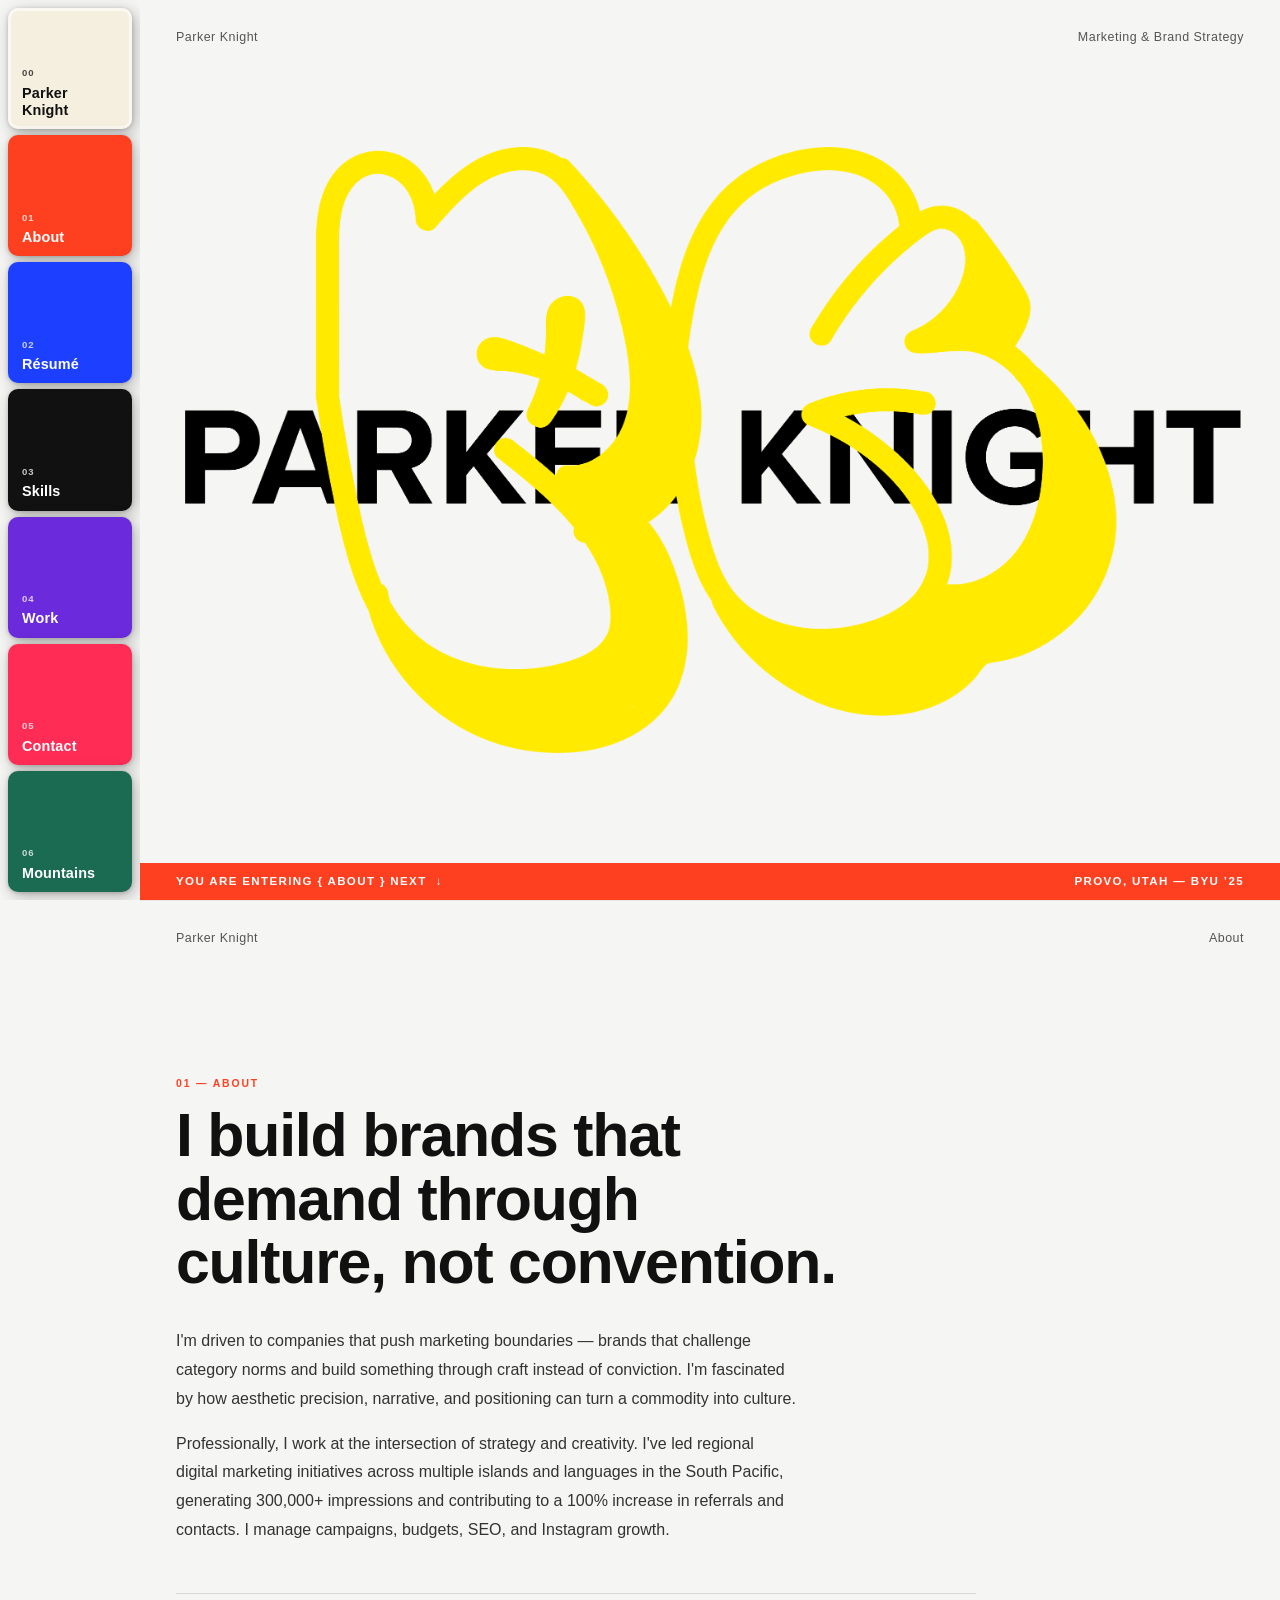
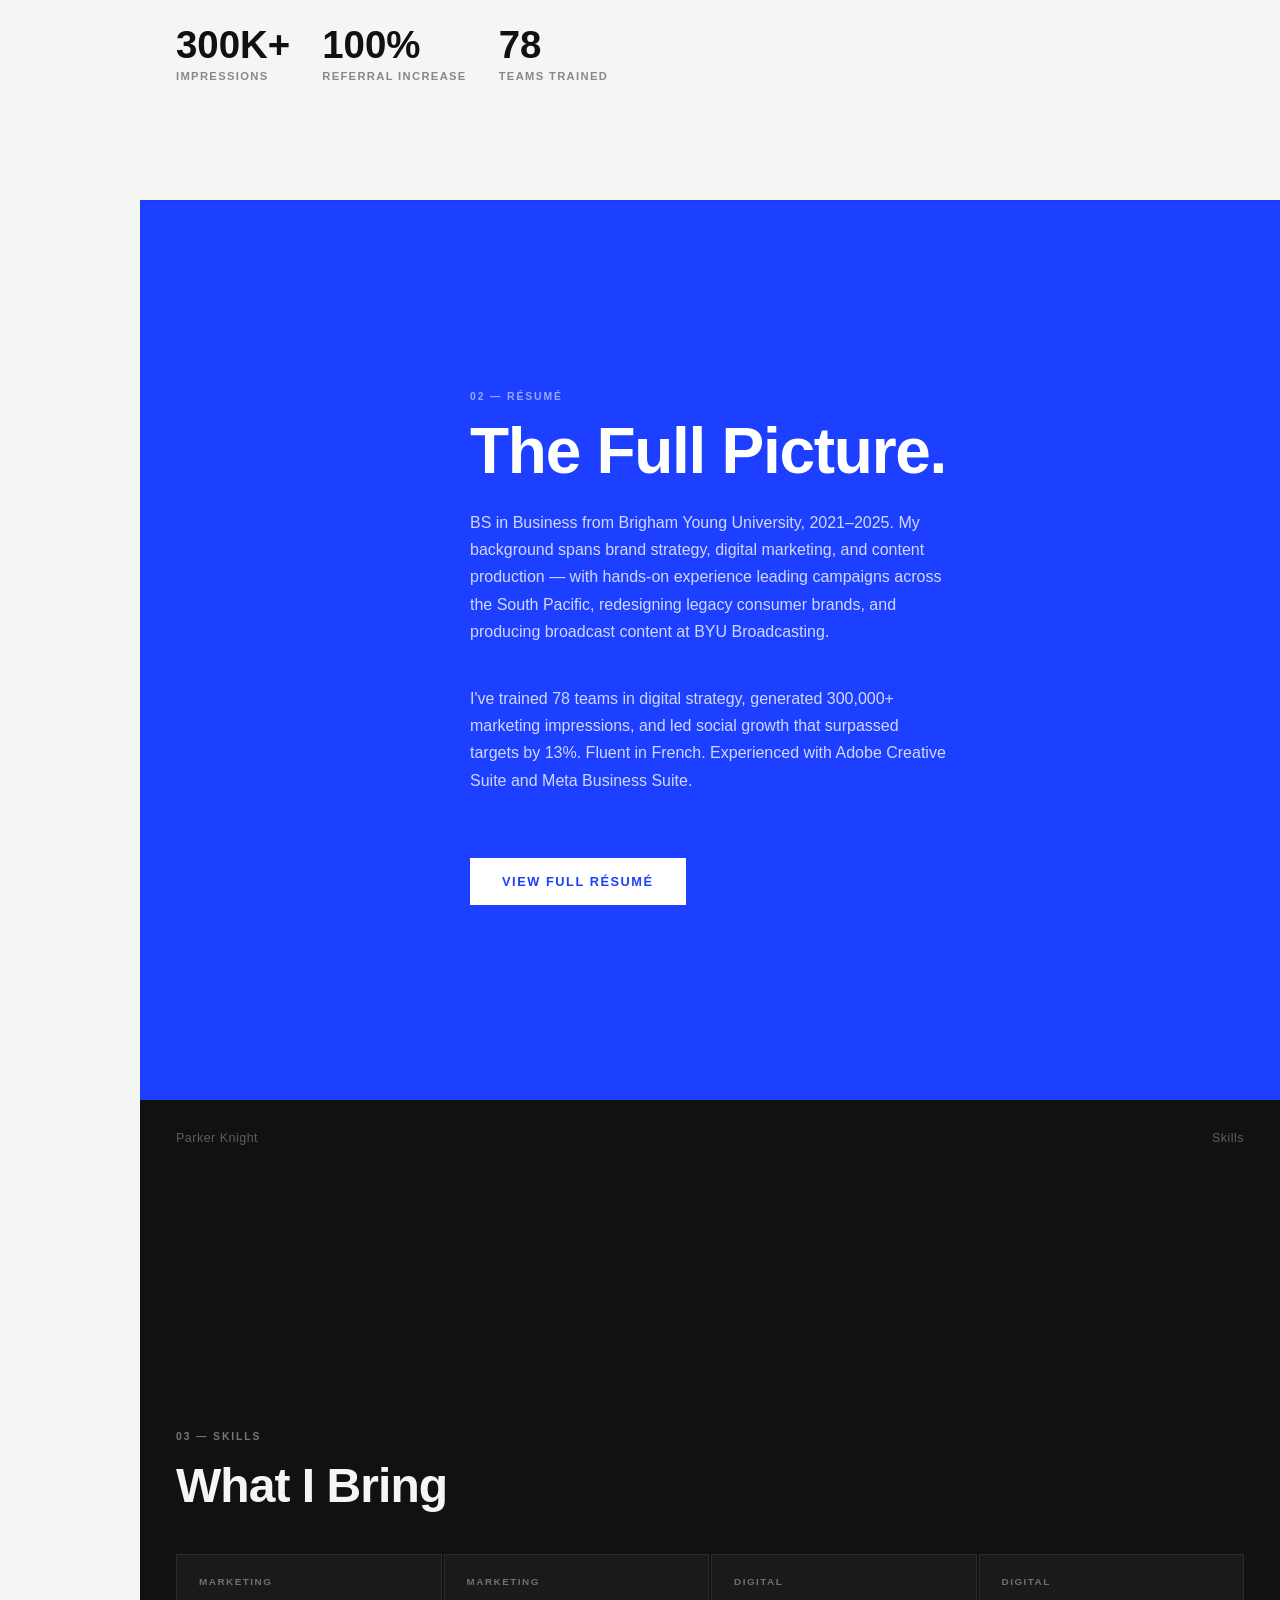
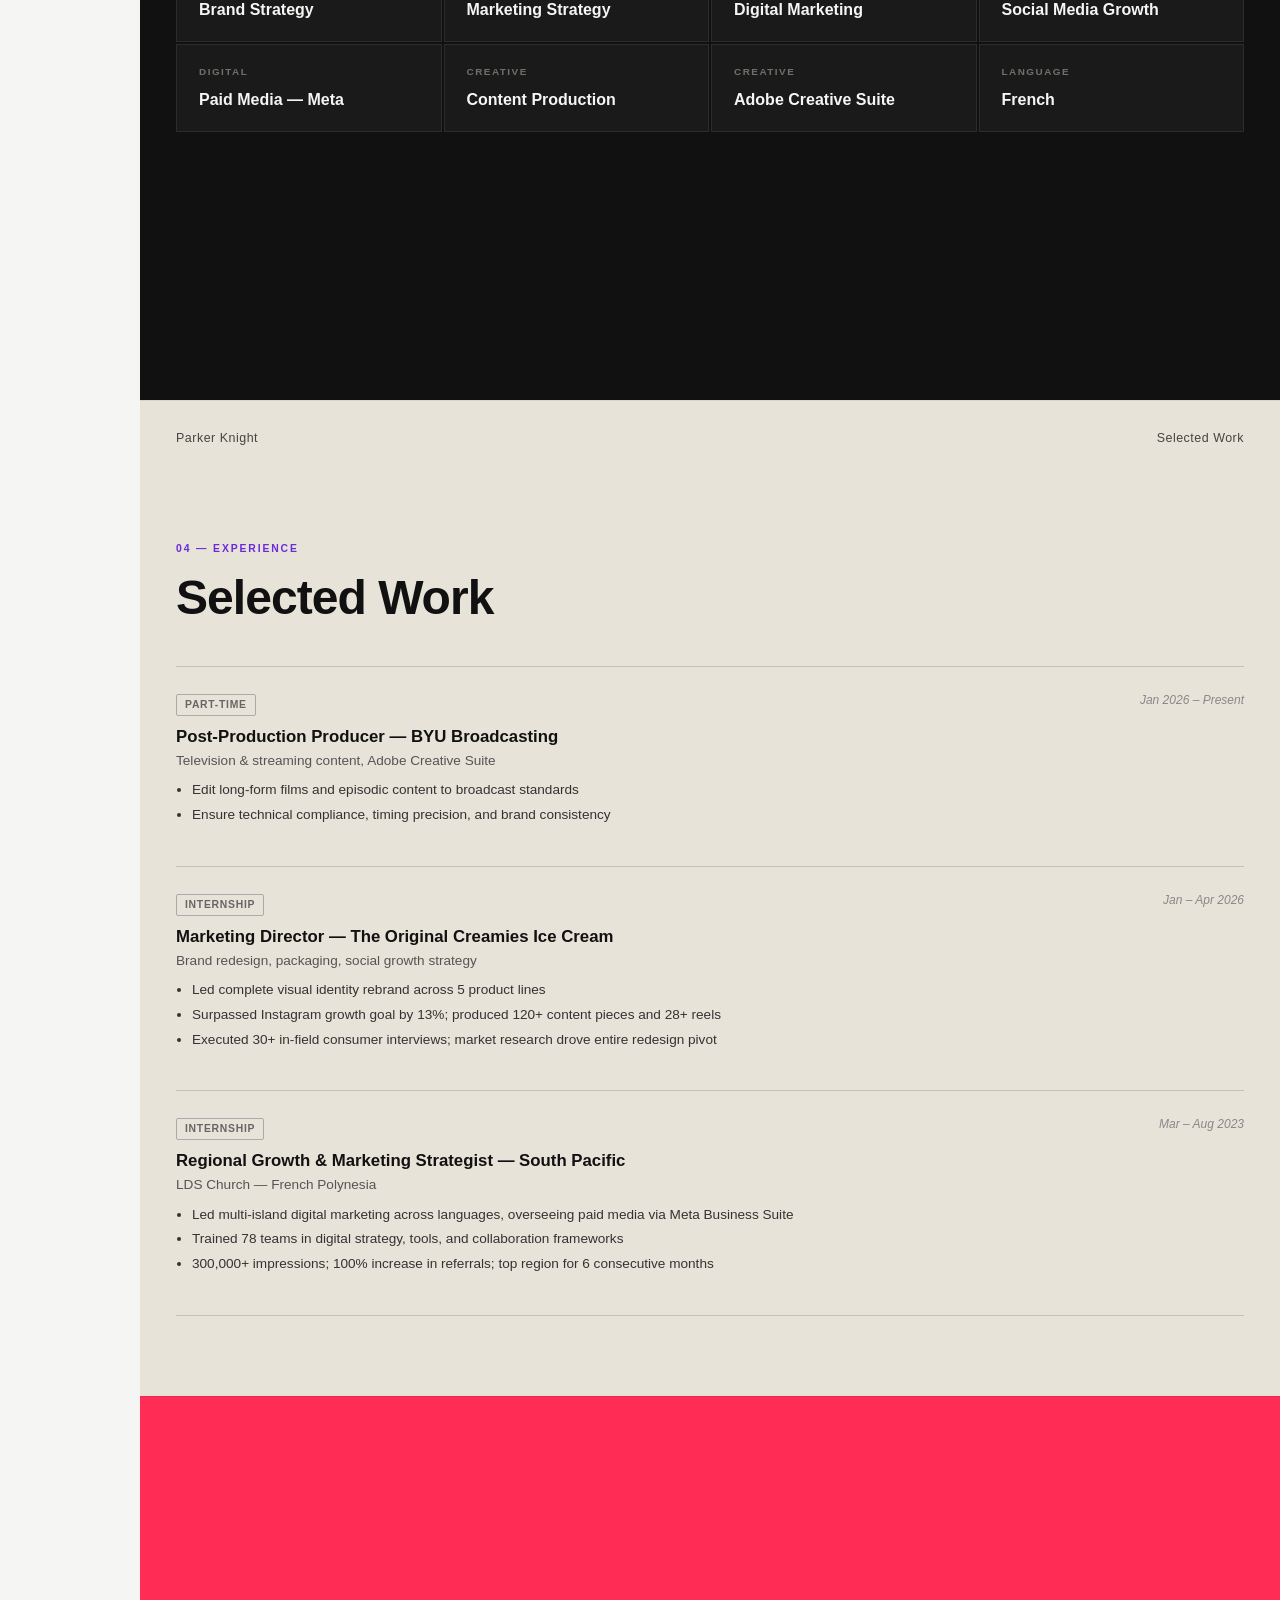
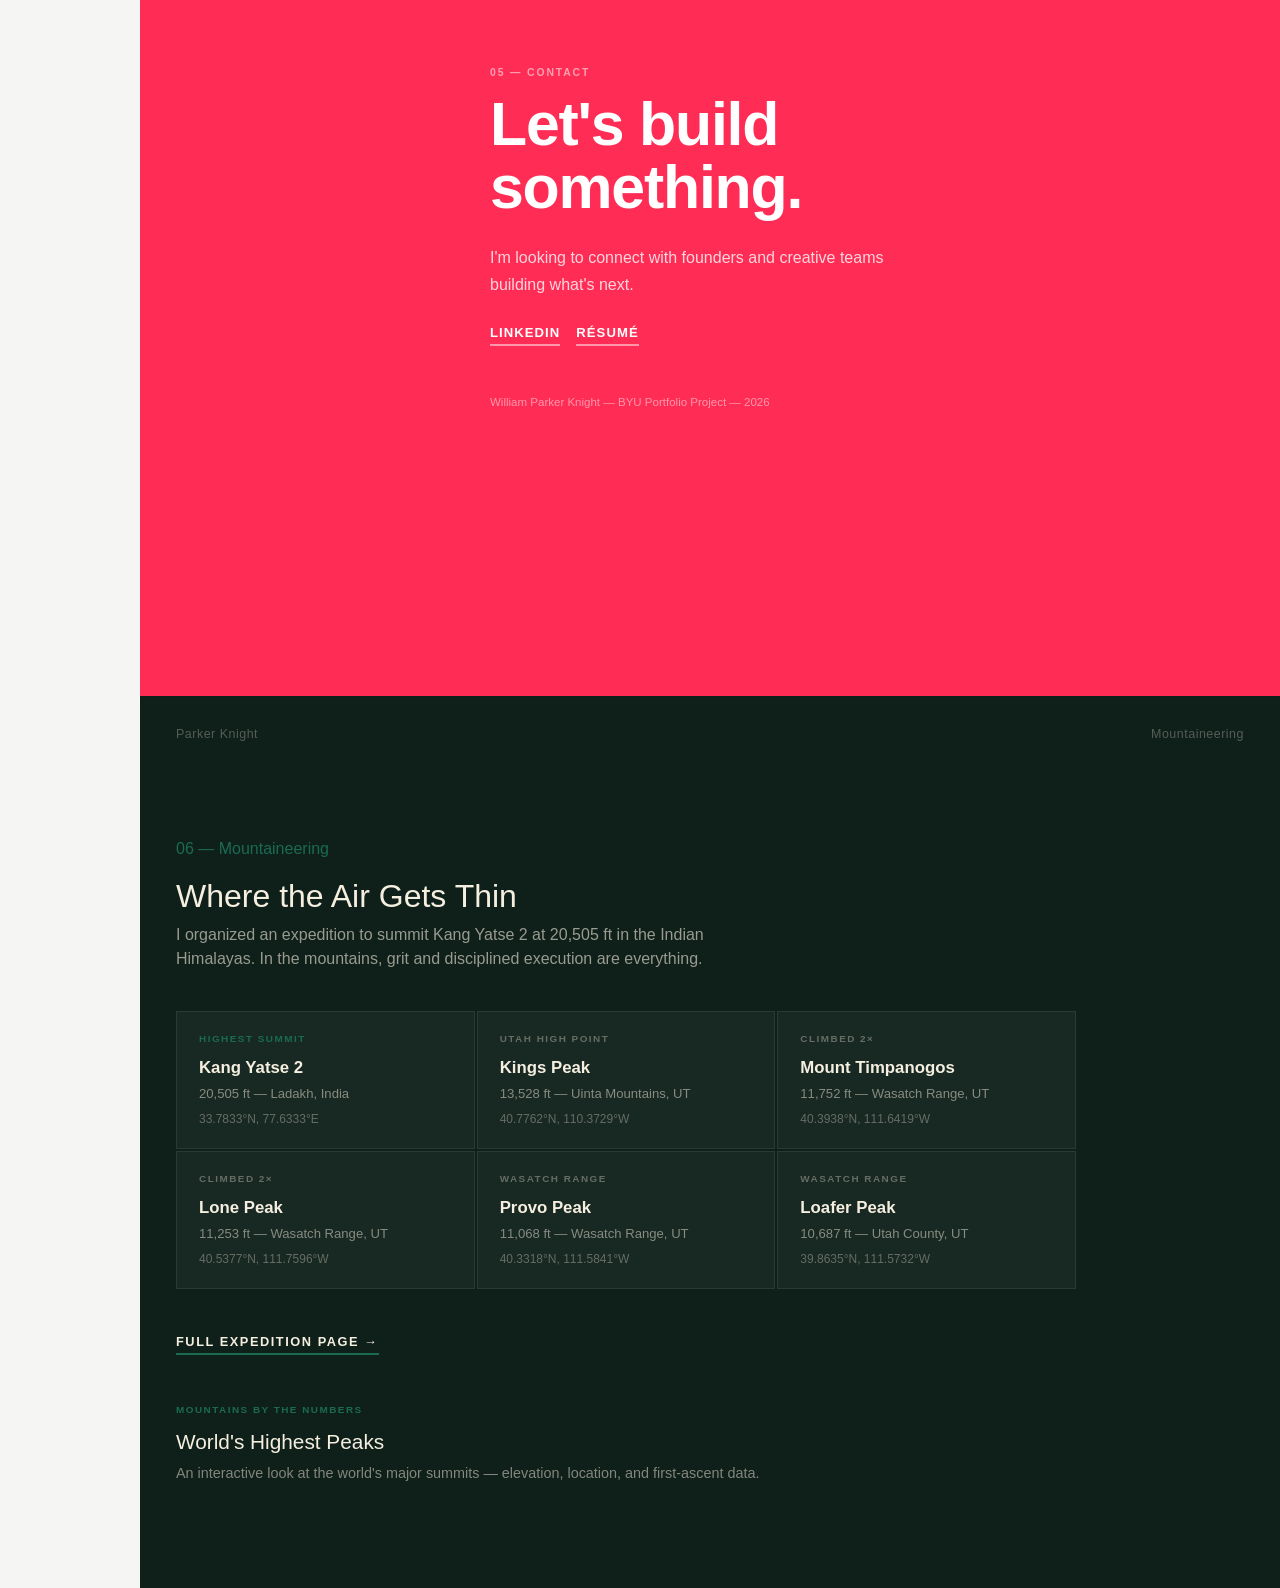
<file: index.html>
<!DOCTYPE html>
<html lang="en">
<head>
  <meta charset="UTF-8" />
  <meta name="viewport" content="width=device-width, initial-scale=1.0" />
  <title>Parker Knight — Marketing &amp; Brand Strategy</title>
  <link href="https://cdn.jsdelivr.net/npm/bootstrap@5.3.3/dist/css/bootstrap.min.css" rel="stylesheet" />
  <style>
    /* =============================================
       GLOBAL
       ============================================= */
    *, *::before, *::after { box-sizing: border-box; margin: 0; padding: 0; }

    :root {
      --cream:    #F5F5F3;
      --dark:     #111111;
      --orange:   #FF4020;
      --mountain: #1A6B52;
      --purple:   #6B2ADB;
      --blue:     #1D3FFF;
      --red:      #FF2D55;
      --yellow:   #FFD600;
      --sidebar-w: 140px;
    }

    html { scroll-behavior: smooth; }

    body {
      background-color: var(--cream);
      font-family: 'Helvetica Neue', Arial, sans-serif;
      color: var(--dark);
      overflow-x: hidden;
    }

    /* =============================================
       SIDEBAR
       ============================================= */
    #sidebar {
      position: fixed;
      top: 0;
      left: 0;
      width: var(--sidebar-w);
      height: 100vh;
      display: flex;
      flex-direction: column;
      z-index: 200;
      overflow: hidden;
      gap: 6px;
      padding: 8px;
      background-color: transparent;
    }

    .nav-block {
      flex: 1;
      display: flex;
      flex-direction: column;
      justify-content: flex-end;
      padding: 10px 14px;
      text-decoration: none;
      transition: flex 0.3s ease, filter 0.2s, box-shadow 0.2s;
      min-height: 0;
      border-radius: 10px;
      box-shadow: 3px 4px 16px rgba(0,0,0,0.28), 0 1px 4px rgba(0,0,0,0.18);
    }

    .nav-block:hover { flex: 1.5; filter: brightness(1.08); box-shadow: 4px 6px 24px rgba(0,0,0,0.38), 0 2px 6px rgba(0,0,0,0.22); }

    .nav-block .nav-num {
      font-size: 0.6rem;
      font-weight: 700;
      letter-spacing: 0.1em;
      margin-bottom: 4px;
      opacity: 0.75;
    }

    .nav-block .nav-label {
      font-size: 0.9rem;
      font-weight: 700;
      letter-spacing: 0.01em;
      line-height: 1.2;
    }

    /* Block colors */
    .nb-home     { background-color: #F5EFE0; color: var(--dark); }
    .nb-about    { background-color: var(--orange); color: #fff; }
    .nb-mountain { background-color: var(--mountain); color: #fff; }
    .nb-resume   { background-color: var(--blue); color: #fff; }
    .nb-skills   { background-color: var(--dark); color: #fff; border: none; }
    .nb-work     { background-color: var(--purple); color: #fff; }
    .nb-contact  { background-color: var(--red); color: #fff; }

    /* =============================================
       MAIN CONTENT AREA
       ============================================= */
    #main {
      margin-left: var(--sidebar-w);
      min-height: 100vh;
    }

    /* Shared section wrapper — the "card" panel */
    .page-section {
      min-height: 100vh;
      background-color: var(--cream);
      position: relative;
      display: flex;
      flex-direction: column;
      justify-content: center;
    }

    .page-section + .page-section {
      border-top: 1px solid rgba(0,0,0,0.07);
    }

    /* Section top labels (like "Raw Materials" / "An Unusual Design Company") */
    .section-top-bar {
      position: absolute;
      top: 28px;
      left: 36px;
      right: 36px;
      display: flex;
      justify-content: space-between;
      align-items: flex-start;
      font-size: 0.78rem;
      font-weight: 500;
      letter-spacing: 0.04em;
      color: #555;
    }

    /* =============================================
       SECTION 00 — HOME / HERO
       ============================================= */
    #home {
      background-color: var(--cream);
    }

    #home .monogram {
      display: flex;
      align-items: center;
      justify-content: center;
      flex: 1;
      padding: 0 36px;
      min-height: 0;
    }

    #home .monogram img {
      max-width: 100%;
      max-height: 100%;
      width: auto;
      height: auto;
      object-fit: contain;
      display: block;
    }

    #home .home-footer-bar {
      position: absolute;
      bottom: 0;
      left: 0;
      right: 0;
      background-color: var(--orange);
      color: #fff;
      font-size: 0.72rem;
      font-weight: 600;
      letter-spacing: 0.12em;
      text-transform: uppercase;
      padding: 10px 36px;
      display: flex;
      justify-content: space-between;
      align-items: center;
    }

    /* =============================================
       SECTION 01 — ABOUT
       ============================================= */
    #about {
      background-color: var(--cream);
      padding: 80px 36px;
    }

    #about .section-num {
      font-size: 0.65rem;
      font-weight: 700;
      letter-spacing: 0.18em;
      text-transform: uppercase;
      color: var(--orange);
      margin-bottom: 12px;
    }

    #about h2 {
      font-size: clamp(2.2rem, 5vw, 3.8rem);
      font-weight: 900;
      letter-spacing: -0.02em;
      line-height: 1.05;
      max-width: 680px;
      margin-bottom: 2rem;
    }

    #about .about-body {
      font-size: 1rem;
      line-height: 1.8;
      color: #333;
      max-width: 620px;
    }

    #about .about-body p { margin-bottom: 1rem; }

    #about .stat-row {
      display: flex;
      flex-wrap: wrap;
      gap: 32px;
      margin-top: 3rem;
      padding-top: 2rem;
      border-top: 1.5px solid rgba(0,0,0,0.12);
    }

    #about .stat-item .num {
      font-size: 2.4rem;
      font-weight: 900;
      color: var(--dark);
      line-height: 1;
    }

    #about .stat-item .lbl {
      font-size: 0.7rem;
      font-weight: 600;
      letter-spacing: 0.12em;
      text-transform: uppercase;
      color: #888;
      margin-top: 4px;
    }

    /* =============================================
       SECTION 02 — WORK / EXPERIENCE
       ============================================= */
    #work {
      background-color: #E8E3D8;
      padding: 80px 36px;
    }

    #work .section-num {
      font-size: 0.65rem;
      font-weight: 700;
      letter-spacing: 0.18em;
      text-transform: uppercase;
      color: var(--purple);
      margin-bottom: 12px;
    }

    #work h2 {
      font-size: clamp(2rem, 4vw, 3rem);
      font-weight: 900;
      letter-spacing: -0.02em;
      margin-bottom: 2.5rem;
    }

    .work-entry {
      border-top: 1.5px solid rgba(0,0,0,0.15);
      padding: 24px 0;
      display: grid;
      grid-template-columns: 1fr auto;
      gap: 16px;
      align-items: start;
    }

    .work-entry:last-child { border-bottom: 1.5px solid rgba(0,0,0,0.15); }

    .work-entry .we-title {
      font-size: 1.05rem;
      font-weight: 700;
      margin-bottom: 2px;
    }

    .work-entry .we-org {
      font-size: 0.85rem;
      color: #555;
      margin-bottom: 8px;
    }

    .work-entry .we-bullets {
      font-size: 0.85rem;
      color: #333;
      line-height: 1.6;
      padding-left: 1rem;
    }

    .work-entry .we-bullets li { margin-bottom: 3px; }

    .work-entry .we-date {
      font-size: 0.75rem;
      color: #888;
      font-style: italic;
      white-space: nowrap;
    }

    .we-badge {
      display: inline-block;
      font-size: 0.65rem;
      font-weight: 700;
      letter-spacing: 0.07em;
      text-transform: uppercase;
      padding: 2px 8px;
      border: 1.5px solid #aaa;
      color: #666;
      border-radius: 2px;
      margin-bottom: 8px;
    }

    /* =============================================
       SECTION 03 — SKILLS
       ============================================= */
    #skills {
      background-color: var(--dark);
      padding: 80px 36px;
      color: var(--cream);
    }

    #skills .section-num {
      font-size: 0.65rem;
      font-weight: 700;
      letter-spacing: 0.18em;
      text-transform: uppercase;
      color: rgba(245,239,224,0.45);
      margin-bottom: 12px;
    }

    #skills h2 {
      font-size: clamp(2rem, 4vw, 3rem);
      font-weight: 900;
      letter-spacing: -0.02em;
      margin-bottom: 2.5rem;
      color: var(--cream);
    }

    .skill-grid {
      display: grid;
      grid-template-columns: repeat(auto-fill, minmax(220px, 1fr));
      gap: 2px;
    }

    .skill-tile {
      background-color: rgba(255,255,255,0.04);
      border: 1px solid rgba(255,255,255,0.08);
      padding: 20px 22px;
    }

    .skill-tile .sk-category {
      font-size: 0.62rem;
      font-weight: 700;
      letter-spacing: 0.15em;
      text-transform: uppercase;
      color: rgba(245,239,224,0.4);
      margin-bottom: 10px;
    }

    .skill-tile .sk-name {
      font-size: 1rem;
      font-weight: 700;
      color: var(--cream);
      line-height: 1.3;
    }

    /* =============================================
       SECTION 04 — RESUME CTA
       ============================================= */
    #resume-cta {
      background-color: var(--blue);
      padding: 80px 36px;
      color: #fff;
      display: flex;
      align-items: center;
    }

    #resume-cta .cta-inner { max-width: 700px; }

    #resume-cta .section-num {
      font-size: 0.65rem;
      font-weight: 700;
      letter-spacing: 0.18em;
      text-transform: uppercase;
      color: rgba(255,255,255,0.55);
      margin-bottom: 12px;
    }

    #resume-cta h2 {
      font-size: clamp(2.2rem, 5vw, 4rem);
      font-weight: 900;
      letter-spacing: -0.02em;
      color: #fff;
      line-height: 1.05;
      margin-bottom: 1.5rem;
    }

    #resume-cta p {
      font-size: 1rem;
      color: rgba(255,255,255,0.8);
      max-width: 480px;
      line-height: 1.7;
      margin-bottom: 2.5rem;
    }

    .cta-btn {
      display: inline-block;
      background-color: #fff;
      color: var(--blue);
      font-size: 0.8rem;
      font-weight: 700;
      letter-spacing: 0.12em;
      text-transform: uppercase;
      text-decoration: none;
      padding: 14px 32px;
      margin-right: 12px;
      margin-bottom: 8px;
      transition: background-color 0.2s, color 0.2s;
    }

    .cta-btn:hover { background-color: var(--dark); color: #fff; }

    .cta-btn.outline {
      background-color: transparent;
      border: 2px solid rgba(255,255,255,0.6);
      color: #fff;
    }

    .cta-btn.outline:hover { background-color: rgba(255,255,255,0.1); }

    /* =============================================
       SECTION 05 — CONTACT / FOOTER
       ============================================= */
    #contact {
      background-color: var(--red);
      padding: 80px 36px;
      color: #fff;
      display: flex;
      align-items: center;
    }

    #contact .section-num {
      font-size: 0.65rem;
      font-weight: 700;
      letter-spacing: 0.18em;
      text-transform: uppercase;
      color: rgba(255,255,255,0.55);
      margin-bottom: 12px;
    }

    #contact h2 {
      font-size: clamp(2rem, 5vw, 3.8rem);
      font-weight: 900;
      letter-spacing: -0.02em;
      color: #fff;
      line-height: 1.05;
      margin-bottom: 1.5rem;
    }

    #contact .contact-links {
      display: flex;
      flex-wrap: wrap;
      gap: 16px;
      margin-top: 1.5rem;
    }

    #contact .contact-links a {
      font-size: 0.82rem;
      font-weight: 700;
      letter-spacing: 0.08em;
      text-transform: uppercase;
      color: #fff;
      text-decoration: none;
      border-bottom: 2px solid rgba(255,255,255,0.5);
      padding-bottom: 2px;
      transition: border-color 0.2s;
    }

    #contact .contact-links a:hover { border-color: #fff; }

    #contact .footer-note {
      margin-top: 3rem;
      font-size: 0.72rem;
      color: rgba(255,255,255,0.5);
    }

    /* =============================================
       RESPONSIVE
       ============================================= */
    @media (max-width: 768px) {
      :root { --sidebar-w: 0px; }

      #sidebar {
        width: 100%;
        height: auto;
        position: static;
        flex-direction: row;
        overflow-x: auto;
        overflow-y: hidden;
        -webkit-overflow-scrolling: touch;
        padding: 8px;
        gap: 6px;
      }

      .nav-block {
        flex: 0 0 90px;
        min-height: 70px;
        justify-content: flex-end;
        border-radius: 10px;
      }

      .nav-block:hover { flex: 0 0 90px; }

      .nav-block .nav-label { font-size: 0.75rem; }

      #main { margin-left: 0; }
    }
  </style>
</head>
<body>

  <!-- =============================================
       SIDEBAR NAVIGATION
       ============================================= -->
  <nav id="sidebar" aria-label="Main navigation">
    <a href="#home"       class="nav-block nb-home">
      <span class="nav-num">00</span>
      <span class="nav-label">Parker<br>Knight</span>
    </a>
    <a href="#about"      class="nav-block nb-about">
      <span class="nav-num">01</span>
      <span class="nav-label">About</span>
    </a>
    <a href="#resume-cta" class="nav-block nb-resume">
      <span class="nav-num">02</span>
      <span class="nav-label">Résumé</span>
    </a>
    <a href="#skills"     class="nav-block nb-skills">
      <span class="nav-num">03</span>
      <span class="nav-label">Skills</span>
    </a>
    <a href="#work"       class="nav-block nb-work">
      <span class="nav-num">04</span>
      <span class="nav-label">Work</span>
    </a>
    <a href="#contact"    class="nav-block nb-contact">
      <span class="nav-num">05</span>
      <span class="nav-label">Contact</span>
    </a>
    <a href="#mountaineering" class="nav-block nb-mountain">
      <span class="nav-num">06</span>
      <span class="nav-label">Mountains</span>
    </a>
  </nav>

  <!-- =============================================
       MAIN CONTENT
       ============================================= -->
  <div id="main">

    <!-- 00 — HERO -->
    <section id="home" class="page-section">
      <div class="section-top-bar">
        <span>Parker Knight</span>
        <span>Marketing &amp; Brand Strategy</span>
      </div>
      <div class="monogram" aria-label="PK monogram">
        <img src="PARKER KNIGHT HEADER.png" alt="Parker Knight monogram" />
      </div>
      <div class="home-footer-bar">
        <span>You are entering { About } next &nbsp;&darr;</span>
        <span>Provo, Utah &mdash; BYU &rsquo;25</span>
      </div>
    </section>

    <!-- 01 — ABOUT -->
    <section id="about" class="page-section">
      <div class="section-top-bar">
        <span>Parker Knight</span>
        <span>About</span>
      </div>
      <div style="max-width:800px; padding-top:60px;">
        <p class="section-num">01 &mdash; About</p>
        <h2>I build brands that demand through culture, not convention.</h2>
        <div class="about-body">
          <p>
            I'm driven to companies that push marketing boundaries — brands that challenge
            category norms and build something through craft instead of conviction. I'm
            fascinated by how aesthetic precision, narrative, and positioning can turn
            a commodity into culture.
          </p>
          <p>
            Professionally, I work at the intersection of strategy and creativity. I've led
            regional digital marketing initiatives across multiple islands and languages in
            the South Pacific, generating 300,000+ impressions and contributing to a 100%
            increase in referrals and contacts. I manage campaigns, budgets, SEO, and
            Instagram growth.
          </p>
        </div>
        <div class="stat-row">
          <div class="stat-item">
            <div class="num">300K+</div>
            <div class="lbl">Impressions</div>
          </div>
          <div class="stat-item">
            <div class="num">100%</div>
            <div class="lbl">Referral increase</div>
          </div>
          <div class="stat-item">
            <div class="num">78</div>
            <div class="lbl">Teams trained</div>
          </div>
        </div>
      </div>
    </section>

    <!-- 02 — RÉSUMÉ CTA -->
    <section id="resume-cta" class="page-section">
      <div class="cta-inner">
        <p class="section-num">02 &mdash; Résumé</p>
        <h2>The Full Picture.</h2>
        <p>
          BS in Business from Brigham Young University, 2021–2025. My background spans
          brand strategy, digital marketing, and content production — with hands-on experience
          leading campaigns across the South Pacific, redesigning legacy consumer brands,
          and producing broadcast content at BYU Broadcasting.
        </p>
        <p>
          I've trained 78 teams in digital strategy, generated 300,000+ marketing impressions,
          and led social growth that surpassed targets by 13%. Fluent in French. Experienced
          with Adobe Creative Suite and Meta Business Suite.
        </p>
        <a href="resume.html" class="cta-btn" style="margin-top:1.5rem; display:inline-block;">View Full Résumé</a>
      </div>
    </section>

    <!-- 04 — SKILLS -->
    <section id="skills" class="page-section">
      <div class="section-top-bar" style="color: rgba(245,239,224,0.35);">
        <span>Parker Knight</span>
        <span>Skills</span>
      </div>
      <div style="padding-top:60px; width:100%;">
        <p class="section-num">03 &mdash; Skills</p>
        <h2>What I Bring</h2>
        <div class="skill-grid">
          <div class="skill-tile"><div class="sk-category">Marketing</div><div class="sk-name">Brand Strategy</div></div>
          <div class="skill-tile"><div class="sk-category">Marketing</div><div class="sk-name">Marketing Strategy</div></div>
          <div class="skill-tile"><div class="sk-category">Digital</div><div class="sk-name">Digital Marketing</div></div>
          <div class="skill-tile"><div class="sk-category">Digital</div><div class="sk-name">Social Media Growth</div></div>
          <div class="skill-tile"><div class="sk-category">Digital</div><div class="sk-name">Paid Media — Meta</div></div>
          <div class="skill-tile"><div class="sk-category">Creative</div><div class="sk-name">Content Production</div></div>
          <div class="skill-tile"><div class="sk-category">Creative</div><div class="sk-name">Adobe Creative Suite</div></div>
          <div class="skill-tile"><div class="sk-category">Language</div><div class="sk-name">French</div></div>
        </div>
      </div>
    </section>

    <!-- 05 — WORK -->
    <section id="work" class="page-section">
      <div class="section-top-bar" style="color:#444;">
        <span>Parker Knight</span>
        <span>Selected Work</span>
      </div>
      <div style="padding-top:60px; width:100%;">
        <p class="section-num">04 &mdash; Experience</p>
        <h2>Selected Work</h2>

        <div class="work-entry">
          <div>
            <div class="we-badge">Part-time</div>
            <div class="we-title">Post-Production Producer — BYU Broadcasting</div>
            <div class="we-org">Television &amp; streaming content, Adobe Creative Suite</div>
            <ul class="we-bullets">
              <li>Edit long-form films and episodic content to broadcast standards</li>
              <li>Ensure technical compliance, timing precision, and brand consistency</li>
            </ul>
          </div>
          <div class="we-date">Jan 2026 – Present</div>
        </div>

        <div class="work-entry">
          <div>
            <div class="we-badge">Internship</div>
            <div class="we-title">Marketing Director — The Original Creamies Ice Cream</div>
            <div class="we-org">Brand redesign, packaging, social growth strategy</div>
            <ul class="we-bullets">
              <li>Led complete visual identity rebrand across 5 product lines</li>
              <li>Surpassed Instagram growth goal by 13%; produced 120+ content pieces and 28+ reels</li>
              <li>Executed 30+ in-field consumer interviews; market research drove entire redesign pivot</li>
            </ul>
          </div>
          <div class="we-date">Jan – Apr 2026</div>
        </div>

        <div class="work-entry">
          <div>
            <div class="we-badge">Internship</div>
            <div class="we-title">Regional Growth &amp; Marketing Strategist — South Pacific</div>
            <div class="we-org">LDS Church — French Polynesia</div>
            <ul class="we-bullets">
              <li>Led multi-island digital marketing across languages, overseeing paid media via Meta Business Suite</li>
              <li>Trained 78 teams in digital strategy, tools, and collaboration frameworks</li>
              <li>300,000+ impressions; 100% increase in referrals; top region for 6 consecutive months</li>
            </ul>
          </div>
          <div class="we-date">Mar – Aug 2023</div>
        </div>

      </div>
    </section>

    <!-- 06 — CONTACT -->
    <section id="contact" class="page-section">
      <div>
        <p class="section-num">05 &mdash; Contact</p>
        <h2>Let's build<br>something.</h2>
        <p style="font-size:1rem; color:rgba(255,255,255,0.8); max-width:440px; line-height:1.7; margin-top:1rem;">
          I'm looking to connect with founders and creative teams building what's next.
        </p>
        <div class="contact-links">
          <a href="https://www.linkedin.com/in/williamparkerknight" target="_blank" rel="noopener">LinkedIn</a>
          <a href="resume.html">Résumé</a>
        </div>
        <p class="footer-note">William Parker Knight &mdash; BYU Portfolio Project &mdash; 2026</p>
      </div>
    </section>

    <!-- 06 — MOUNTAINEERING -->
    <section id="mountaineering" class="page-section" style="background-color:#0f1f1a; color:#F5EFE0; min-height:auto; padding:80px 36px;">
      <div class="section-top-bar" style="color:rgba(245,239,224,0.3);">
        <span>Parker Knight</span>
        <span>Mountaineering</span>
      </div>
      <div style="max-width:900px; width:100%; padding-top:60px;">
        <p class="section-num" style="color:#1A6B52;">06 &mdash; Mountaineering</p>
        <h2 style="color:#F5EFE0; margin-bottom:0.5rem;">Where the Air Gets Thin</h2>
        <p style="color:rgba(245,239,224,0.6); font-size:1rem; max-width:560px; margin-bottom:2.5rem;">
          I organized an expedition to summit Kang Yatse 2 at 20,505 ft in the Indian Himalayas.
          In the mountains, grit and disciplined execution are everything.
        </p>

        <!-- Peak grid -->
        <div style="display:grid; grid-template-columns:repeat(auto-fill,minmax(260px,1fr)); gap:2px; margin-bottom:2.5rem;">

          <div style="background:rgba(255,255,255,0.04); border:1px solid rgba(255,255,255,0.08); padding:20px 22px;">
            <div style="font-size:0.62rem; font-weight:700; letter-spacing:0.15em; text-transform:uppercase; color:#1A6B52; margin-bottom:8px;">Highest Summit</div>
            <div style="font-size:1.05rem; font-weight:700; color:#F5EFE0; margin-bottom:4px;">Kang Yatse 2</div>
            <div style="font-size:0.82rem; color:rgba(245,239,224,0.5);">20,505 ft &mdash; Ladakh, India</div>
            <div style="font-size:0.75rem; color:rgba(245,239,224,0.35); margin-top:6px;">33.7833°N, 77.6333°E</div>
          </div>

          <div style="background:rgba(255,255,255,0.04); border:1px solid rgba(255,255,255,0.08); padding:20px 22px;">
            <div style="font-size:0.62rem; font-weight:700; letter-spacing:0.15em; text-transform:uppercase; color:rgba(245,239,224,0.35); margin-bottom:8px;">Utah High Point</div>
            <div style="font-size:1.05rem; font-weight:700; color:#F5EFE0; margin-bottom:4px;">Kings Peak</div>
            <div style="font-size:0.82rem; color:rgba(245,239,224,0.5);">13,528 ft &mdash; Uinta Mountains, UT</div>
            <div style="font-size:0.75rem; color:rgba(245,239,224,0.35); margin-top:6px;">40.7762°N, 110.3729°W</div>
          </div>

          <div style="background:rgba(255,255,255,0.04); border:1px solid rgba(255,255,255,0.08); padding:20px 22px;">
            <div style="font-size:0.62rem; font-weight:700; letter-spacing:0.15em; text-transform:uppercase; color:rgba(245,239,224,0.35); margin-bottom:8px;">Climbed 2&times;</div>
            <div style="font-size:1.05rem; font-weight:700; color:#F5EFE0; margin-bottom:4px;">Mount Timpanogos</div>
            <div style="font-size:0.82rem; color:rgba(245,239,224,0.5);">11,752 ft &mdash; Wasatch Range, UT</div>
            <div style="font-size:0.75rem; color:rgba(245,239,224,0.35); margin-top:6px;">40.3938°N, 111.6419°W</div>
          </div>

          <div style="background:rgba(255,255,255,0.04); border:1px solid rgba(255,255,255,0.08); padding:20px 22px;">
            <div style="font-size:0.62rem; font-weight:700; letter-spacing:0.15em; text-transform:uppercase; color:rgba(245,239,224,0.35); margin-bottom:8px;">Climbed 2&times;</div>
            <div style="font-size:1.05rem; font-weight:700; color:#F5EFE0; margin-bottom:4px;">Lone Peak</div>
            <div style="font-size:0.82rem; color:rgba(245,239,224,0.5);">11,253 ft &mdash; Wasatch Range, UT</div>
            <div style="font-size:0.75rem; color:rgba(245,239,224,0.35); margin-top:6px;">40.5377°N, 111.7596°W</div>
          </div>

          <div style="background:rgba(255,255,255,0.04); border:1px solid rgba(255,255,255,0.08); padding:20px 22px;">
            <div style="font-size:0.62rem; font-weight:700; letter-spacing:0.15em; text-transform:uppercase; color:rgba(245,239,224,0.35); margin-bottom:8px;">Wasatch Range</div>
            <div style="font-size:1.05rem; font-weight:700; color:#F5EFE0; margin-bottom:4px;">Provo Peak</div>
            <div style="font-size:0.82rem; color:rgba(245,239,224,0.5);">11,068 ft &mdash; Wasatch Range, UT</div>
            <div style="font-size:0.75rem; color:rgba(245,239,224,0.35); margin-top:6px;">40.3318°N, 111.5841°W</div>
          </div>

          <div style="background:rgba(255,255,255,0.04); border:1px solid rgba(255,255,255,0.08); padding:20px 22px;">
            <div style="font-size:0.62rem; font-weight:700; letter-spacing:0.15em; text-transform:uppercase; color:rgba(245,239,224,0.35); margin-bottom:8px;">Wasatch Range</div>
            <div style="font-size:1.05rem; font-weight:700; color:#F5EFE0; margin-bottom:4px;">Loafer Peak</div>
            <div style="font-size:0.82rem; color:rgba(245,239,224,0.5);">10,687 ft &mdash; Utah County, UT</div>
            <div style="font-size:0.75rem; color:rgba(245,239,224,0.35); margin-top:6px;">39.8635°N, 111.5732°W</div>
          </div>

        </div>

        <a href="scratch.html" style="display:inline-block; font-size:0.8rem; font-weight:700; letter-spacing:0.12em; text-transform:uppercase; color:#F5EFE0; border-bottom:2px solid #1A6B52; padding-bottom:2px; text-decoration:none;">Full Expedition Page &rarr;</a>

        <!-- Tableau embed -->
        <div style="margin-top:3rem;">
          <p style="font-size:0.62rem; font-weight:700; letter-spacing:0.15em; text-transform:uppercase; color:#1A6B52; margin-bottom:0.75rem;">Mountains by the Numbers</p>
          <h3 style="color:#F5EFE0; font-size:1.3rem; margin-bottom:0.5rem;">World's Highest Peaks</h3>
          <p style="color:rgba(245,239,224,0.5); font-size:0.9rem; margin-bottom:1.5rem;">An interactive look at the world's major summits — elevation, location, and first-ascent data.</p>
          <div class='tableauPlaceholder' id='viz1776286090383' style='position: relative'><noscript><a href='#'><img alt='Hpbh template ' src='https:&#47;&#47;public.tableau.com&#47;static&#47;images&#47;Hi&#47;HighestPeaksbyHimal&#47;Hpbhtemplate&#47;1_rss.png' style='border: none' /></a></noscript><object class='tableauViz'  style='display:none;'><param name='host_url' value='https%3A%2F%2Fpublic.tableau.com%2F' /> <param name='embed_code_version' value='3' /> <param name='site_root' value='' /><param name='name' value='HighestPeaksbyHimal&#47;Hpbhtemplate' /><param name='tabs' value='no' /><param name='toolbar' value='yes' /><param name='static_image' value='https:&#47;&#47;public.tableau.com&#47;static&#47;images&#47;Hi&#47;HighestPeaksbyHimal&#47;Hpbhtemplate&#47;1.png' /> <param name='animate_transition' value='yes' /><param name='display_static_image' value='yes' /><param name='display_spinner' value='yes' /><param name='display_overlay' value='yes' /><param name='display_count' value='yes' /><param name='language' value='en-US' /></object></div><script type='text/javascript'>var divElement = document.getElementById('viz1776286090383'); var vizElement = divElement.getElementsByTagName('object')[0]; if ( divElement.offsetWidth > 800 ) { vizElement.style.width='1000px';vizElement.style.height='827px';} else if ( divElement.offsetWidth > 500 ) { vizElement.style.width='1000px';vizElement.style.height='827px';} else { vizElement.style.width='100%';vizElement.style.height='727px';} var scriptElement = document.createElement('script'); scriptElement.src = 'https://public.tableau.com/javascripts/api/viz_v1.js'; vizElement.parentNode.insertBefore(scriptElement, vizElement);</script>
        </div>
      </div>
    </section>

  </div><!-- /#main -->

  <script src="https://cdn.jsdelivr.net/npm/bootstrap@5.3.3/dist/js/bootstrap.bundle.min.js"></script>

  <script>
    /* Highlight the active nav block as user scrolls */
    const sections = document.querySelectorAll('section[id]');
    const navBlocks = document.querySelectorAll('.nav-block');

    function setActive() {
      let current = '';
      sections.forEach(sec => {
        if (window.scrollY >= sec.offsetTop - window.innerHeight / 2) {
          current = sec.id;
        }
      });
      navBlocks.forEach(nb => {
        nb.style.outline = '';
        if (nb.getAttribute('href') === '#' + current) {
          nb.style.outline = '3px solid rgba(255,255,255,0.6)';
          nb.style.outlineOffset = '-3px';
        }
      });
    }

    window.addEventListener('scroll', setActive, { passive: true });
    setActive();
  </script>
</body>
</html>
</file>
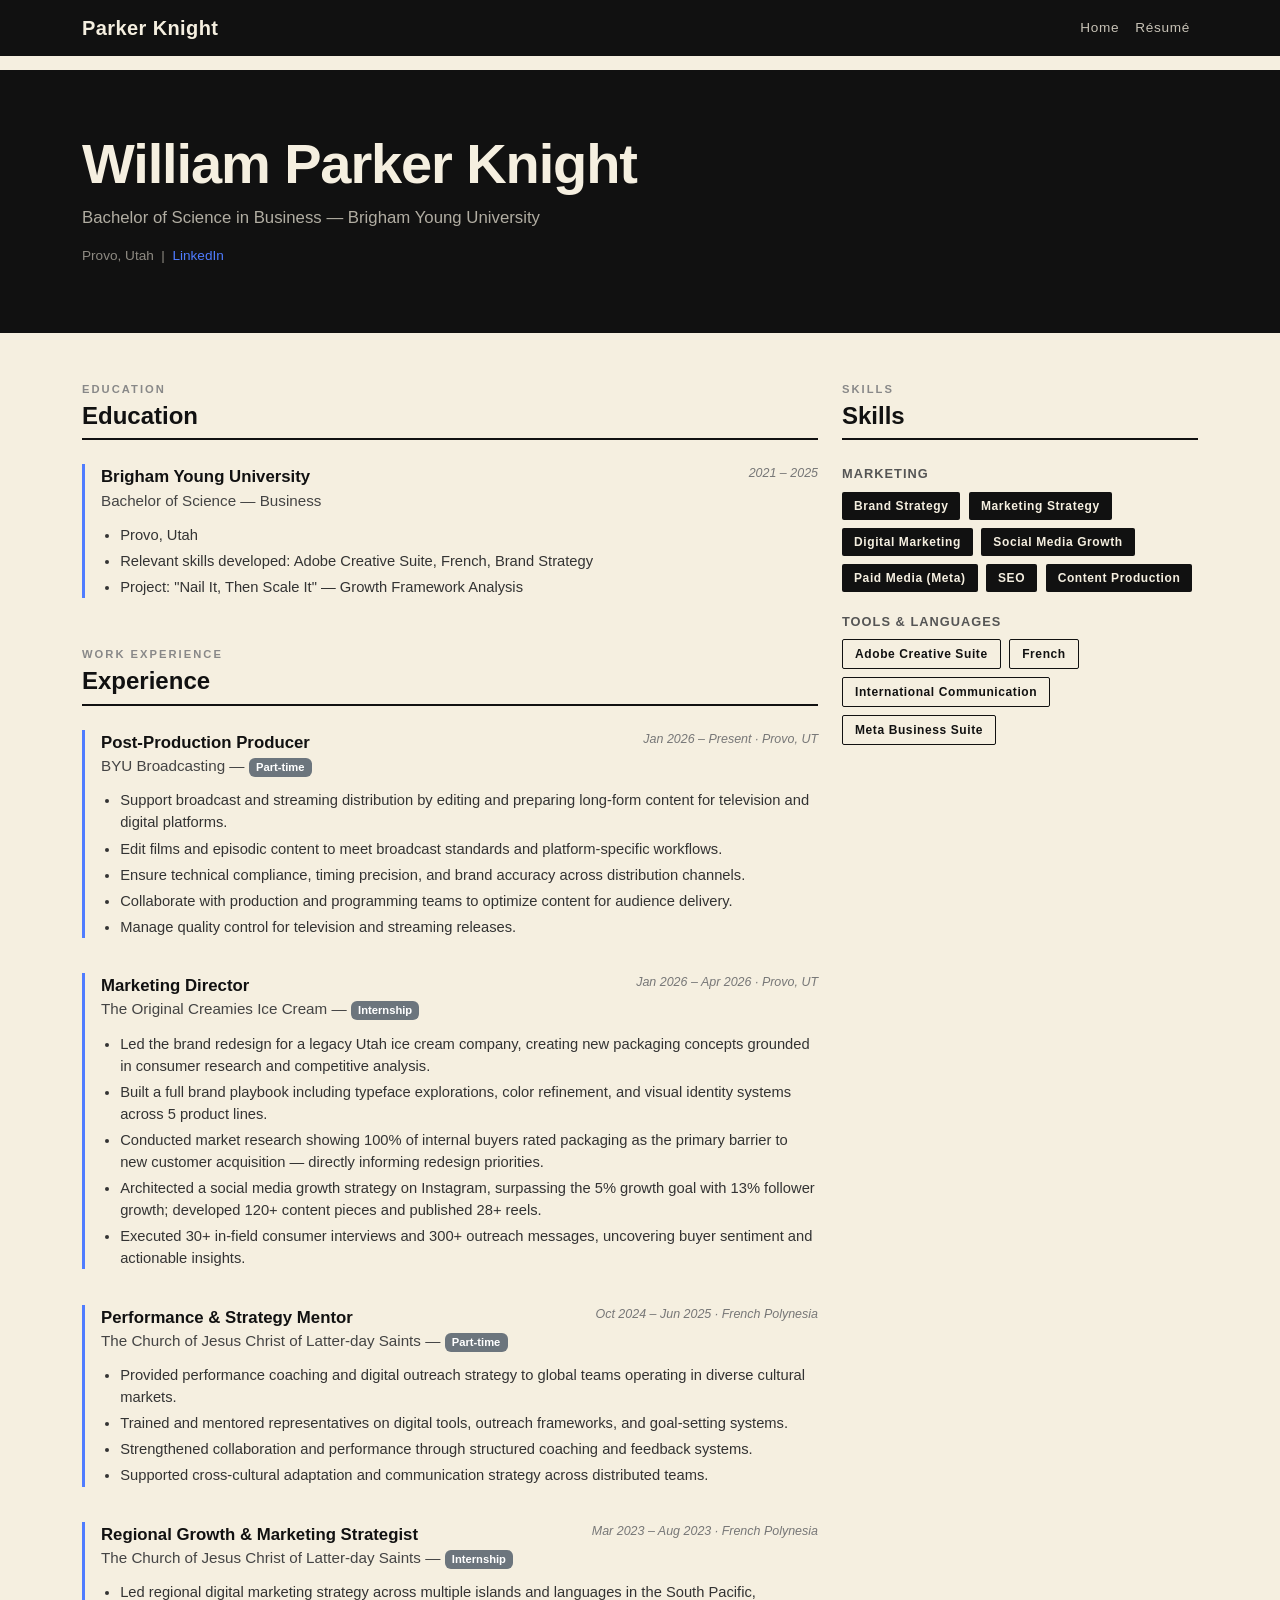
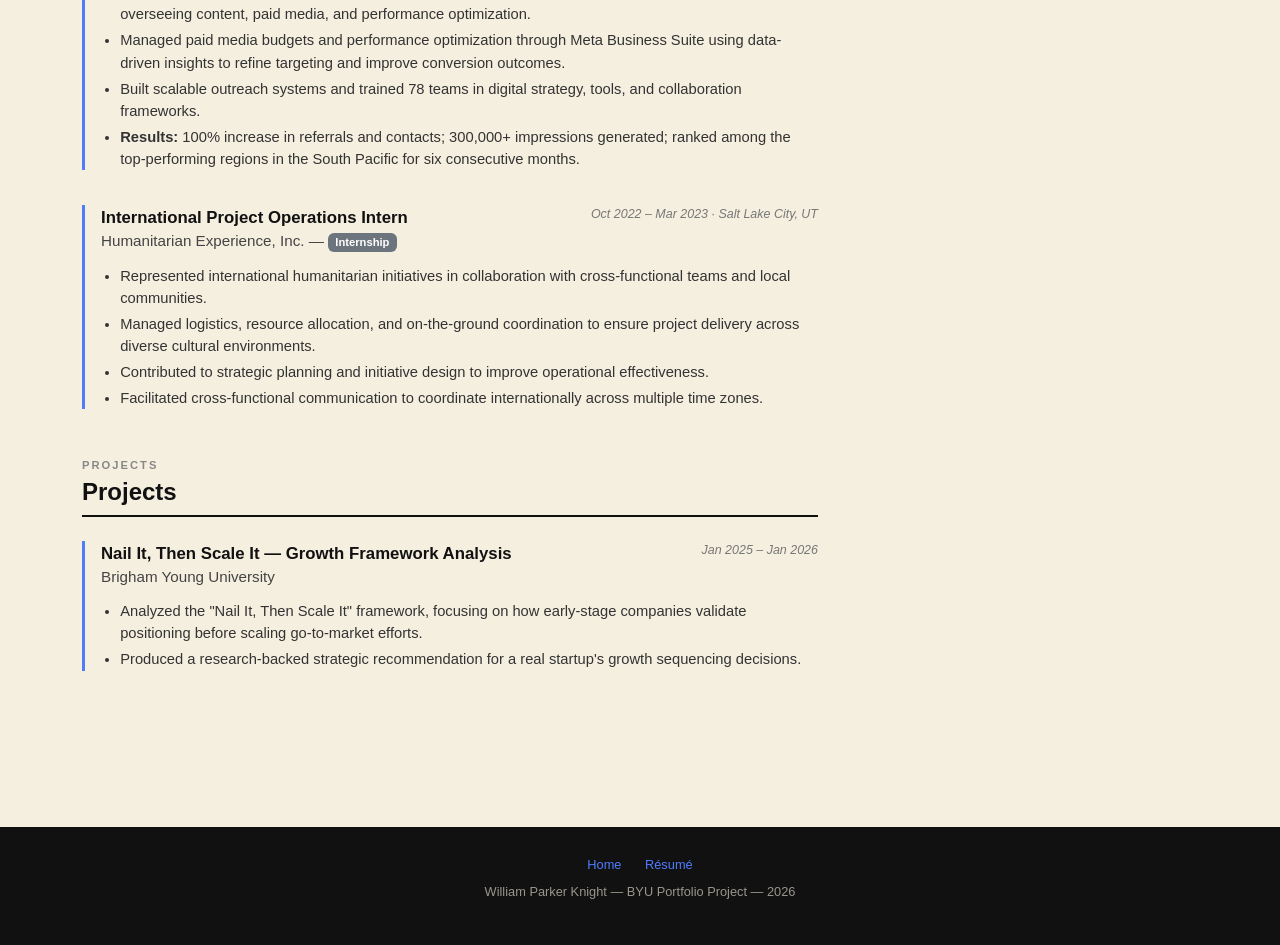
<file: resume.html>
<!DOCTYPE html>
<html lang="en">
<head>
  <meta charset="UTF-8" />
  <meta name="viewport" content="width=device-width, initial-scale=1.0" />
  <title>Résumé — William Parker Knight</title>
  <!-- Bootstrap 5 -->
  <link href="https://cdn.jsdelivr.net/npm/bootstrap@5.3.3/dist/css/bootstrap.min.css" rel="stylesheet" />
  <style>
    :root {
      --cream: #F5EFE0;
      --dark:  #111111;
      --blue:  #4F7CFF;
    }

    body {
      background-color: var(--cream);
      font-family: 'Helvetica Neue', Arial, sans-serif;
      color: var(--dark);
      padding-top: 70px; /* offset for fixed navbar */
    }

    /* Navbar */
    .navbar { background-color: var(--dark) !important; }
    .navbar-brand { color: #F5EFE0 !important; font-weight: 700; letter-spacing: 0.02em; }
    .nav-link { color: rgba(245,239,224,0.8) !important; font-size: 0.85rem; letter-spacing: 0.05em; }
    .nav-link:hover { color: var(--blue) !important; }

    /* Page header */
    .resume-header {
      background-color: var(--dark);
      color: var(--cream);
      padding: 60px 0 50px;
    }
    .resume-header h1 {
      font-size: clamp(2rem, 5vw, 3.5rem);
      font-weight: 900;
      letter-spacing: -0.02em;
    }
    .resume-header .subtitle {
      font-size: 1.05rem;
      color: rgba(245,239,224,0.7);
      margin-top: 6px;
    }
    .resume-header .contact-line {
      margin-top: 14px;
      font-size: 0.85rem;
      color: rgba(245,239,224,0.55);
    }
    .resume-header .contact-line a {
      color: var(--blue);
      text-decoration: none;
    }

    /* Section headings */
    .section-title {
      font-size: 0.7rem;
      font-weight: 700;
      letter-spacing: 0.18em;
      text-transform: uppercase;
      color: #888;
      margin-bottom: 4px;
    }
    .section-heading {
      font-size: 1.5rem;
      font-weight: 900;
      margin-bottom: 1.5rem;
      padding-bottom: 0.5rem;
      border-bottom: 2px solid var(--dark);
    }

    /* Experience entries */
    .exp-entry {
      margin-bottom: 2.2rem;
      padding-left: 16px;
      border-left: 3px solid var(--blue);
    }
    .exp-header {
      display: flex;
      justify-content: space-between;
      align-items: flex-start;
      flex-wrap: wrap;
      gap: 4px;
    }
    .exp-title { font-size: 1.05rem; font-weight: 700; margin: 0; }
    .exp-company { font-size: 0.95rem; color: #444; margin-bottom: 2px; }
    .exp-date {
      font-size: 0.78rem;
      color: #777;
      white-space: nowrap;
      font-style: italic;
    }
    .exp-entry ul {
      margin-top: 0.6rem;
      margin-bottom: 0;
      padding-left: 1.2rem;
      font-size: 0.92rem;
      color: #333;
    }
    .exp-entry ul li { margin-bottom: 4px; }

    /* Skills badges */
    .skill-badge {
      display: inline-block;
      background-color: var(--dark);
      color: var(--cream);
      font-size: 0.75rem;
      font-weight: 600;
      letter-spacing: 0.05em;
      padding: 5px 12px;
      border-radius: 2px;
      margin: 4px 4px 4px 0;
    }
    .skill-badge.outline {
      background-color: transparent;
      color: var(--dark);
      border: 1.5px solid var(--dark);
    }

    /* Awards */
    .award-entry {
      display: flex;
      gap: 12px;
      align-items: flex-start;
      margin-bottom: 1rem;
    }
    .award-dot {
      width: 8px;
      height: 8px;
      border-radius: 50%;
      background-color: var(--blue);
      margin-top: 7px;
      flex-shrink: 0;
    }
    .award-text { font-size: 0.95rem; color: #222; }
    .award-text strong { display: block; font-weight: 700; }

    /* Footer */
    footer {
      background-color: var(--dark);
      color: rgba(245,239,224,0.6);
      text-align: center;
      padding: 28px;
      font-size: 0.8rem;
      margin-top: 60px;
    }
    footer a { color: var(--blue); text-decoration: none; margin: 0 10px; }
  </style>
</head>
<body>

  <!-- Navbar -->
  <nav class="navbar navbar-expand-lg fixed-top">
    <div class="container">
      <a class="navbar-brand" href="index.html">Parker Knight</a>
      <button class="navbar-toggler" type="button" data-bs-toggle="collapse" data-bs-target="#navMenu"
        aria-controls="navMenu" aria-expanded="false" aria-label="Toggle navigation">
        <span class="navbar-toggler-icon"></span>
      </button>
      <div class="collapse navbar-collapse" id="navMenu">
        <ul class="navbar-nav ms-auto">
          <li class="nav-item"><a class="nav-link" href="index.html">Home</a></li>
          <li class="nav-item"><a class="nav-link active" href="resume.html">Résumé</a></li>
        </ul>
      </div>
    </div>
  </nav>

  <!-- Page Header -->
  <div class="resume-header">
    <div class="container">
      <h1>William Parker Knight</h1>
      <p class="subtitle">Bachelor of Science in Business &mdash; Brigham Young University</p>
      <p class="contact-line">
        Provo, Utah &nbsp;|&nbsp;
        <a href="https://www.linkedin.com/in/williamparkerknight" target="_blank" rel="noopener">LinkedIn</a>
      </p>
    </div>
  </div>

  <!-- Resume Body -->
  <div class="container py-5">
    <div class="row">
      <div class="col-lg-8">

        <!-- Education -->
        <section class="mb-5">
          <p class="section-title">Education</p>
          <h2 class="section-heading">Education</h2>

          <div class="exp-entry">
            <div class="exp-header">
              <div>
                <p class="exp-title">Brigham Young University</p>
                <p class="exp-company">Bachelor of Science &mdash; Business</p>
              </div>
              <span class="exp-date">2021 &ndash; 2025</span>
            </div>
            <ul>
              <li>Provo, Utah</li>
              <li>Relevant skills developed: Adobe Creative Suite, French, Brand Strategy</li>
              <li>Project: "Nail It, Then Scale It" — Growth Framework Analysis</li>
            </ul>
          </div>
        </section>

        <!-- Work Experience -->
        <section class="mb-5">
          <p class="section-title">Work Experience</p>
          <h2 class="section-heading">Experience</h2>

          <!-- Post-Production Producer -->
          <div class="exp-entry">
            <div class="exp-header">
              <div>
                <p class="exp-title">Post-Production Producer</p>
                <p class="exp-company">BYU Broadcasting &mdash; <span class="badge text-bg-secondary" style="font-size:0.7rem;">Part-time</span></p>
              </div>
              <span class="exp-date">Jan 2026 &ndash; Present &middot; Provo, UT</span>
            </div>
            <ul>
              <li>Support broadcast and streaming distribution by editing and preparing long-form content for television and digital platforms.</li>
              <li>Edit films and episodic content to meet broadcast standards and platform-specific workflows.</li>
              <li>Ensure technical compliance, timing precision, and brand accuracy across distribution channels.</li>
              <li>Collaborate with production and programming teams to optimize content for audience delivery.</li>
              <li>Manage quality control for television and streaming releases.</li>
            </ul>
          </div>

          <!-- Marketing Director — Creamies -->
          <div class="exp-entry">
            <div class="exp-header">
              <div>
                <p class="exp-title">Marketing Director</p>
                <p class="exp-company">The Original Creamies Ice Cream &mdash; <span class="badge text-bg-secondary" style="font-size:0.7rem;">Internship</span></p>
              </div>
              <span class="exp-date">Jan 2026 &ndash; Apr 2026 &middot; Provo, UT</span>
            </div>
            <ul>
              <li>Led the brand redesign for a legacy Utah ice cream company, creating new packaging concepts grounded in consumer research and competitive analysis.</li>
              <li>Built a full brand playbook including typeface explorations, color refinement, and visual identity systems across 5 product lines.</li>
              <li>Conducted market research showing 100% of internal buyers rated packaging as the primary barrier to new customer acquisition — directly informing redesign priorities.</li>
              <li>Architected a social media growth strategy on Instagram, surpassing the 5% growth goal with 13% follower growth; developed 120+ content pieces and published 28+ reels.</li>
              <li>Executed 30+ in-field consumer interviews and 300+ outreach messages, uncovering buyer sentiment and actionable insights.</li>
            </ul>
          </div>

          <!-- Performance & Strategy Mentor -->
          <div class="exp-entry">
            <div class="exp-header">
              <div>
                <p class="exp-title">Performance &amp; Strategy Mentor</p>
                <p class="exp-company">The Church of Jesus Christ of Latter-day Saints &mdash; <span class="badge text-bg-secondary" style="font-size:0.7rem;">Part-time</span></p>
              </div>
              <span class="exp-date">Oct 2024 &ndash; Jun 2025 &middot; French Polynesia</span>
            </div>
            <ul>
              <li>Provided performance coaching and digital outreach strategy to global teams operating in diverse cultural markets.</li>
              <li>Trained and mentored representatives on digital tools, outreach frameworks, and goal-setting systems.</li>
              <li>Strengthened collaboration and performance through structured coaching and feedback systems.</li>
              <li>Supported cross-cultural adaptation and communication strategy across distributed teams.</li>
            </ul>
          </div>

          <!-- Regional Growth & Marketing Strategist -->
          <div class="exp-entry">
            <div class="exp-header">
              <div>
                <p class="exp-title">Regional Growth &amp; Marketing Strategist</p>
                <p class="exp-company">The Church of Jesus Christ of Latter-day Saints &mdash; <span class="badge text-bg-secondary" style="font-size:0.7rem;">Internship</span></p>
              </div>
              <span class="exp-date">Mar 2023 &ndash; Aug 2023 &middot; French Polynesia</span>
            </div>
            <ul>
              <li>Led regional digital marketing strategy across multiple islands and languages in the South Pacific, overseeing content, paid media, and performance optimization.</li>
              <li>Managed paid media budgets and performance optimization through Meta Business Suite using data-driven insights to refine targeting and improve conversion outcomes.</li>
              <li>Built scalable outreach systems and trained 78 teams in digital strategy, tools, and collaboration frameworks.</li>
              <li><strong>Results:</strong> 100% increase in referrals and contacts; 300,000+ impressions generated; ranked among the top-performing regions in the South Pacific for six consecutive months.</li>
            </ul>
          </div>

          <!-- Humanitarian Experience Inc. -->
          <div class="exp-entry">
            <div class="exp-header">
              <div>
                <p class="exp-title">International Project Operations Intern</p>
                <p class="exp-company">Humanitarian Experience, Inc. &mdash; <span class="badge text-bg-secondary" style="font-size:0.7rem;">Internship</span></p>
              </div>
              <span class="exp-date">Oct 2022 &ndash; Mar 2023 &middot; Salt Lake City, UT</span>
            </div>
            <ul>
              <li>Represented international humanitarian initiatives in collaboration with cross-functional teams and local communities.</li>
              <li>Managed logistics, resource allocation, and on-the-ground coordination to ensure project delivery across diverse cultural environments.</li>
              <li>Contributed to strategic planning and initiative design to improve operational effectiveness.</li>
              <li>Facilitated cross-functional communication to coordinate internationally across multiple time zones.</li>
            </ul>
          </div>

        </section>

        <!-- Projects -->
        <section class="mb-5">
          <p class="section-title">Projects</p>
          <h2 class="section-heading">Projects</h2>

          <div class="exp-entry">
            <div class="exp-header">
              <div>
                <p class="exp-title">Nail It, Then Scale It — Growth Framework Analysis</p>
                <p class="exp-company">Brigham Young University</p>
              </div>
              <span class="exp-date">Jan 2025 &ndash; Jan 2026</span>
            </div>
            <ul>
              <li>Analyzed the "Nail It, Then Scale It" framework, focusing on how early-stage companies validate positioning before scaling go-to-market efforts.</li>
              <li>Produced a research-backed strategic recommendation for a real startup's growth sequencing decisions.</li>
            </ul>
          </div>
        </section>

      </div>

      <!-- Sidebar: Skills + Awards -->
      <div class="col-lg-4">

        <!-- Skills -->
        <section class="mb-5">
          <p class="section-title">Skills</p>
          <h2 class="section-heading">Skills</h2>

          <p class="fw-semibold mb-1" style="font-size:0.8rem; letter-spacing:0.08em; text-transform:uppercase; color:#555;">Marketing</p>
          <div class="mb-3">
            <span class="skill-badge">Brand Strategy</span>
            <span class="skill-badge">Marketing Strategy</span>
            <span class="skill-badge">Digital Marketing</span>
            <span class="skill-badge">Social Media Growth</span>
            <span class="skill-badge">Paid Media (Meta)</span>
            <span class="skill-badge">SEO</span>
            <span class="skill-badge">Content Production</span>
          </div>

          <p class="fw-semibold mb-1" style="font-size:0.8rem; letter-spacing:0.08em; text-transform:uppercase; color:#555;">Tools &amp; Languages</p>
          <div>
            <span class="skill-badge outline">Adobe Creative Suite</span>
            <span class="skill-badge outline">French</span>
            <span class="skill-badge outline">International Communication</span>
            <span class="skill-badge outline">Meta Business Suite</span>
          </div>
        </section>


      </div>
    </div>
  </div>

  <!-- Footer -->
  <footer>
    <div>
      <a href="index.html">Home</a>
      <a href="resume.html">Résumé</a>
    </div>
    <p class="mt-2">William Parker Knight &mdash; BYU Portfolio Project &mdash; 2026</p>
  </footer>

  <script src="https://cdn.jsdelivr.net/npm/bootstrap@5.3.3/dist/js/bootstrap.bundle.min.js"></script>
</body>
</html>
</file>
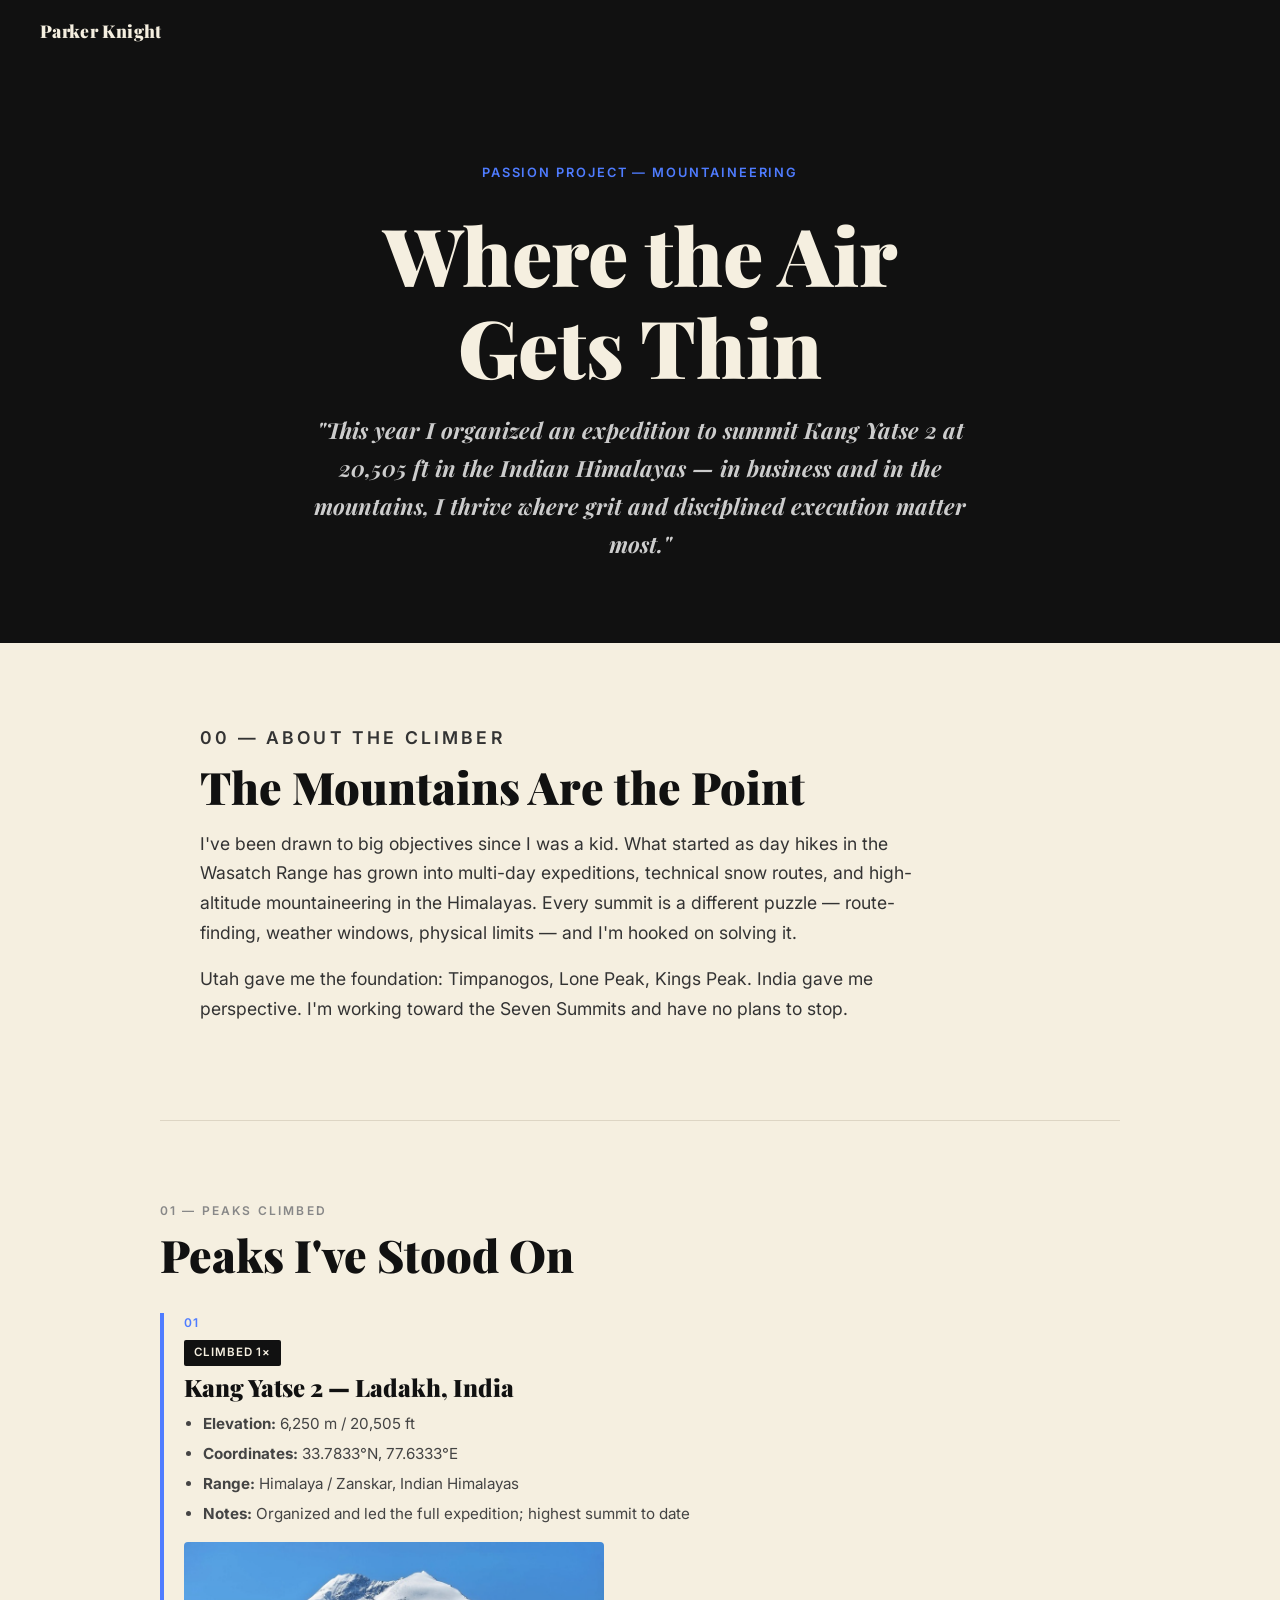
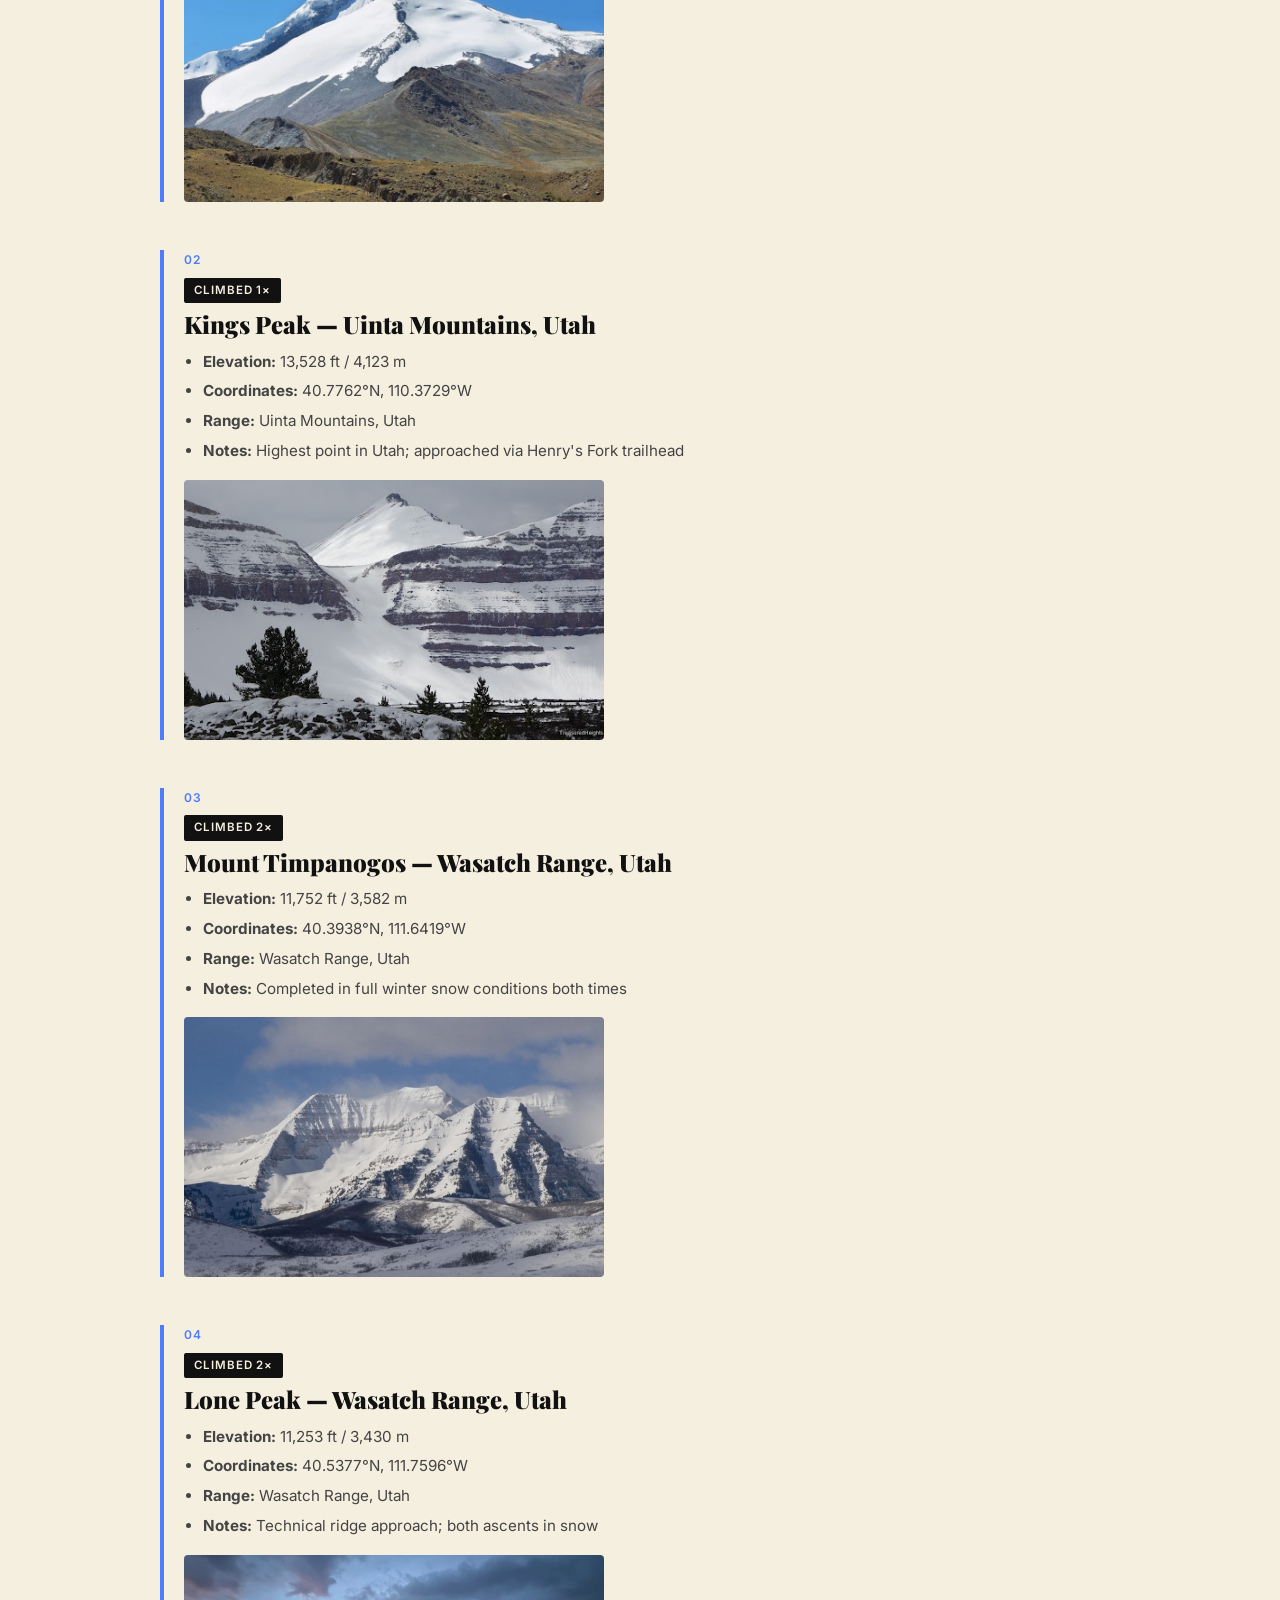
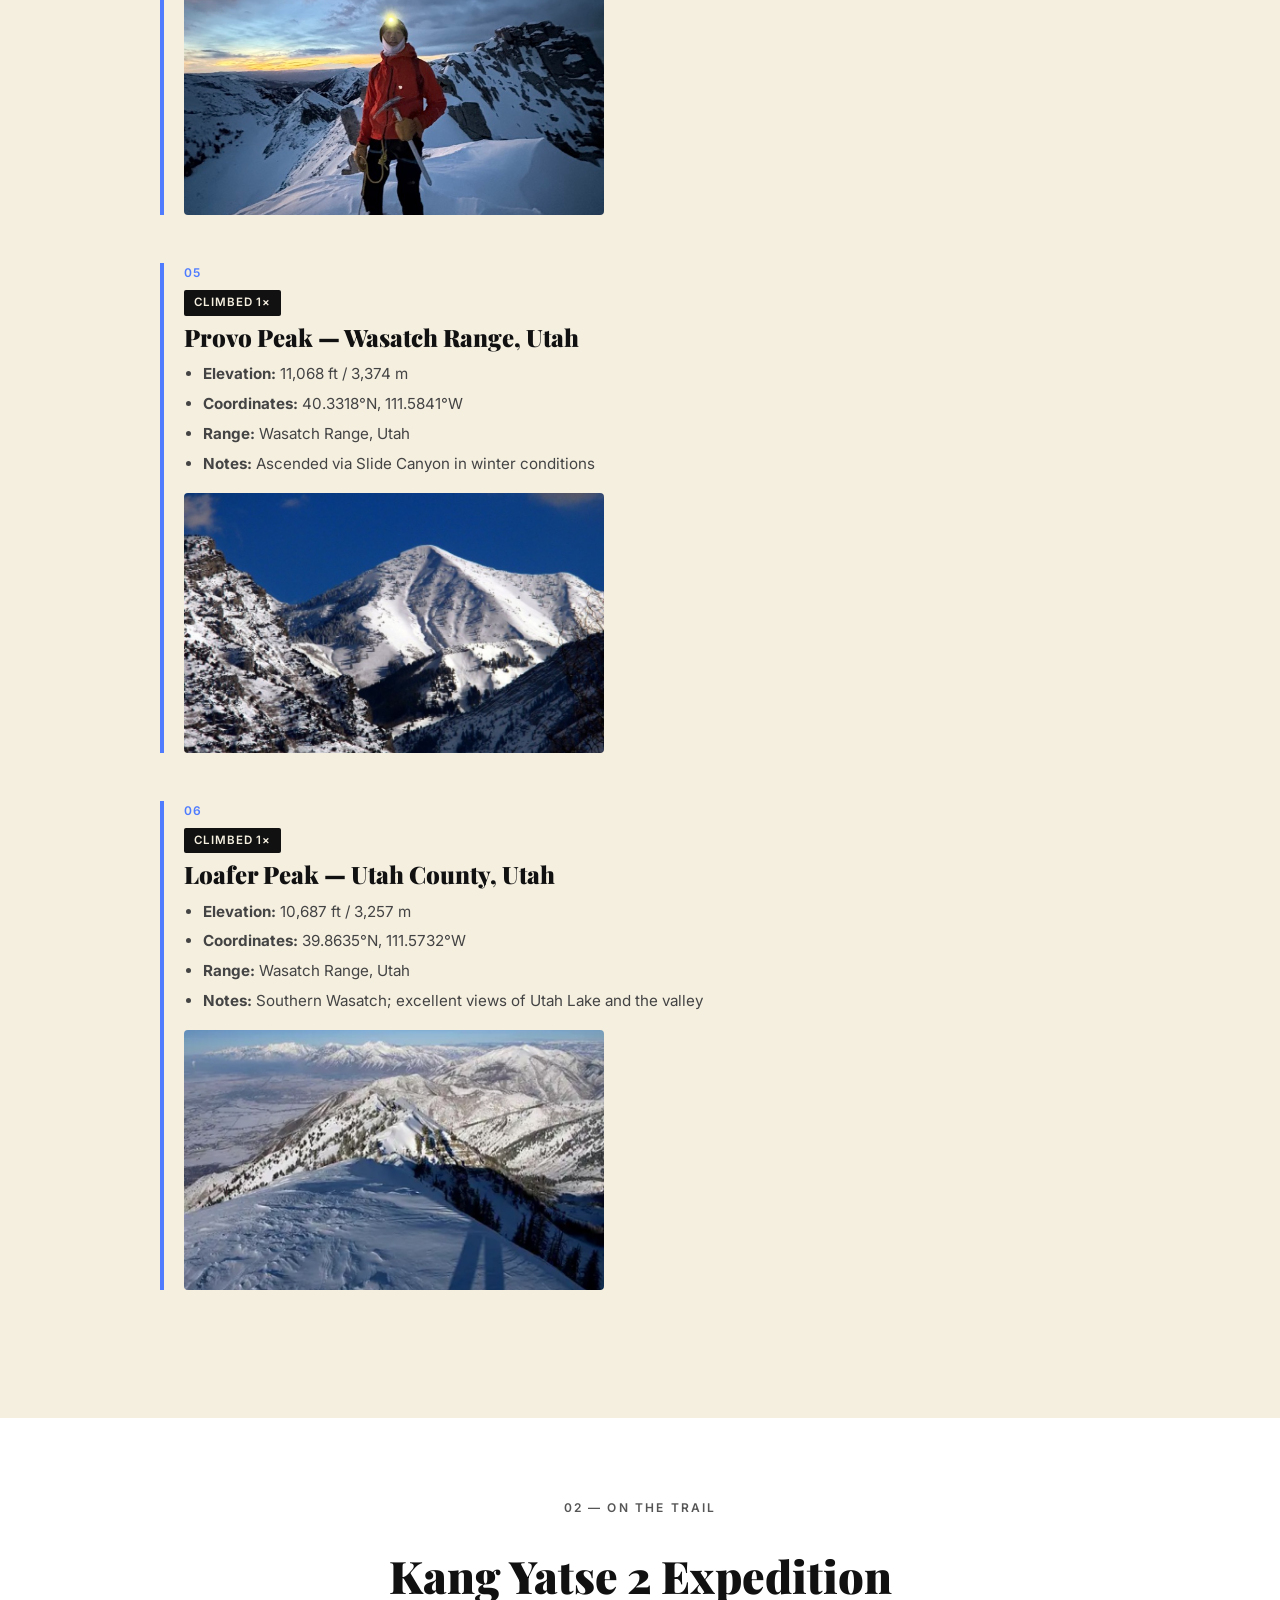
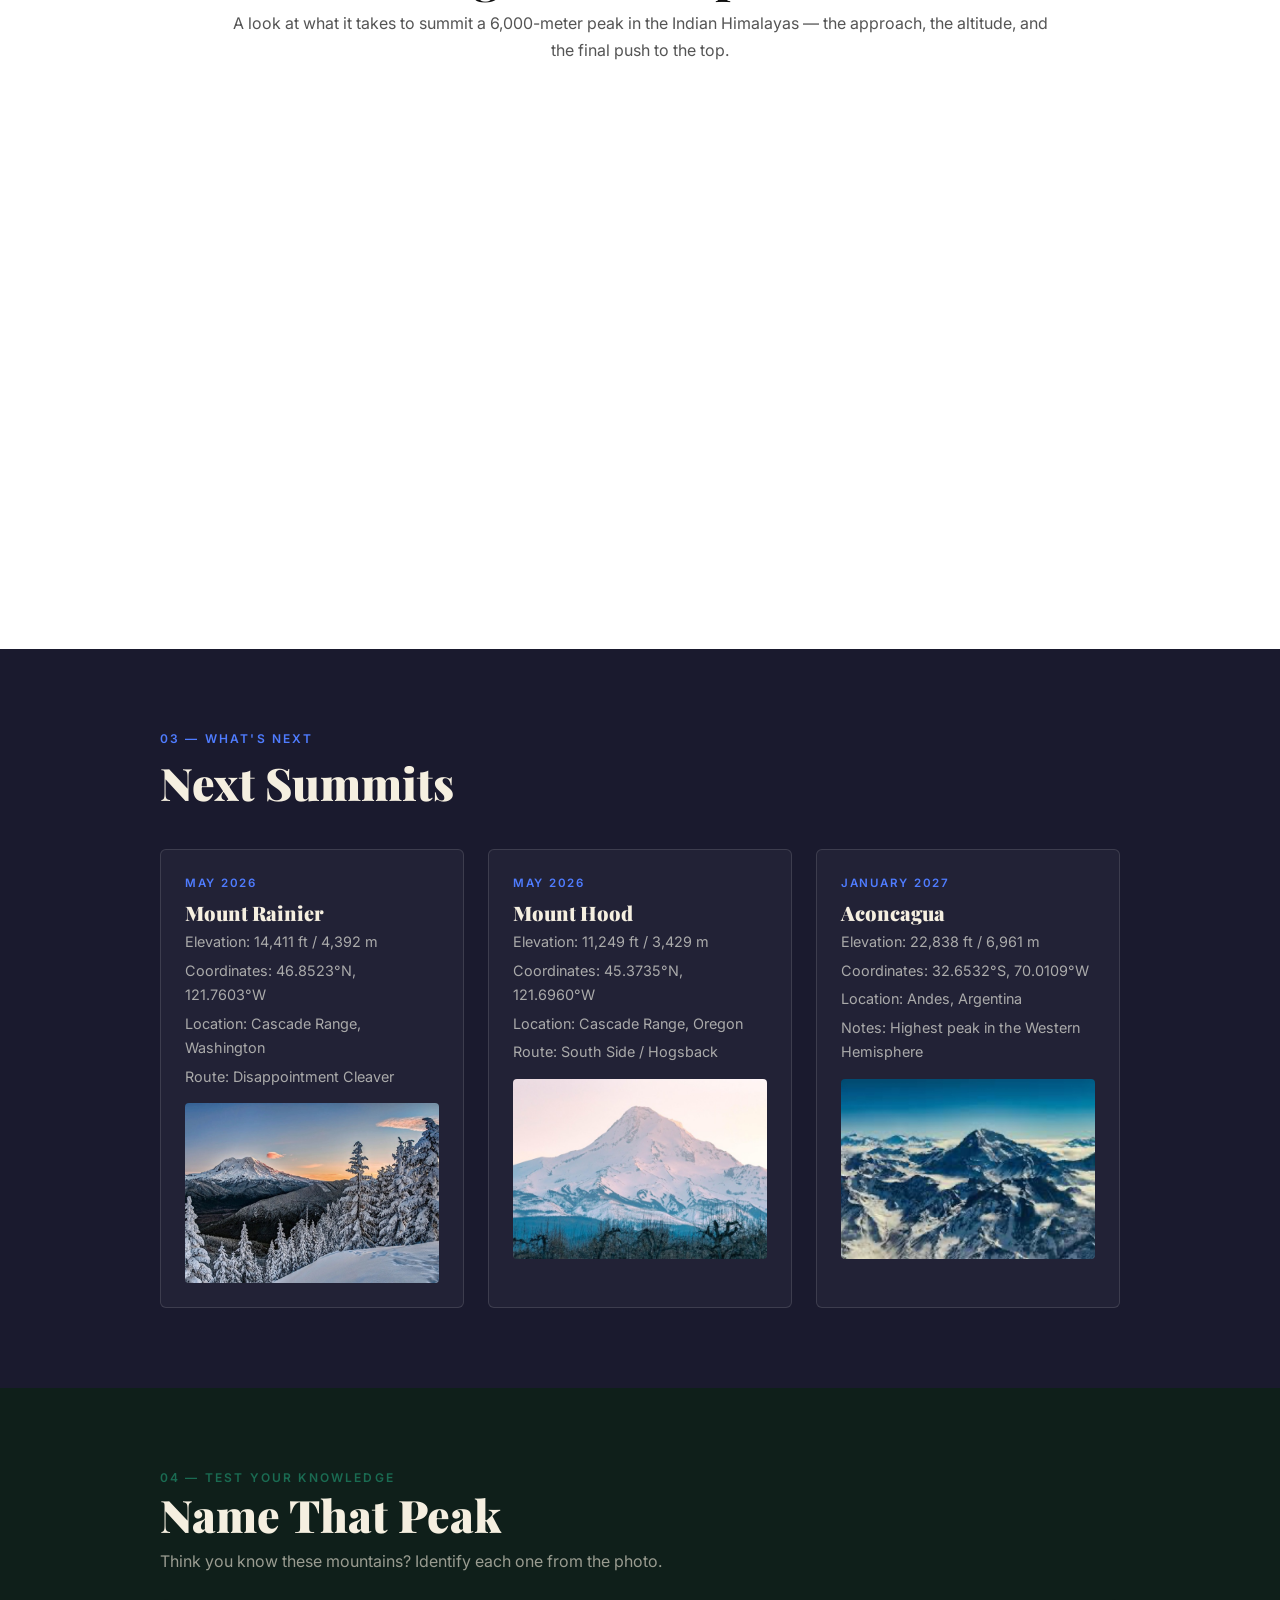
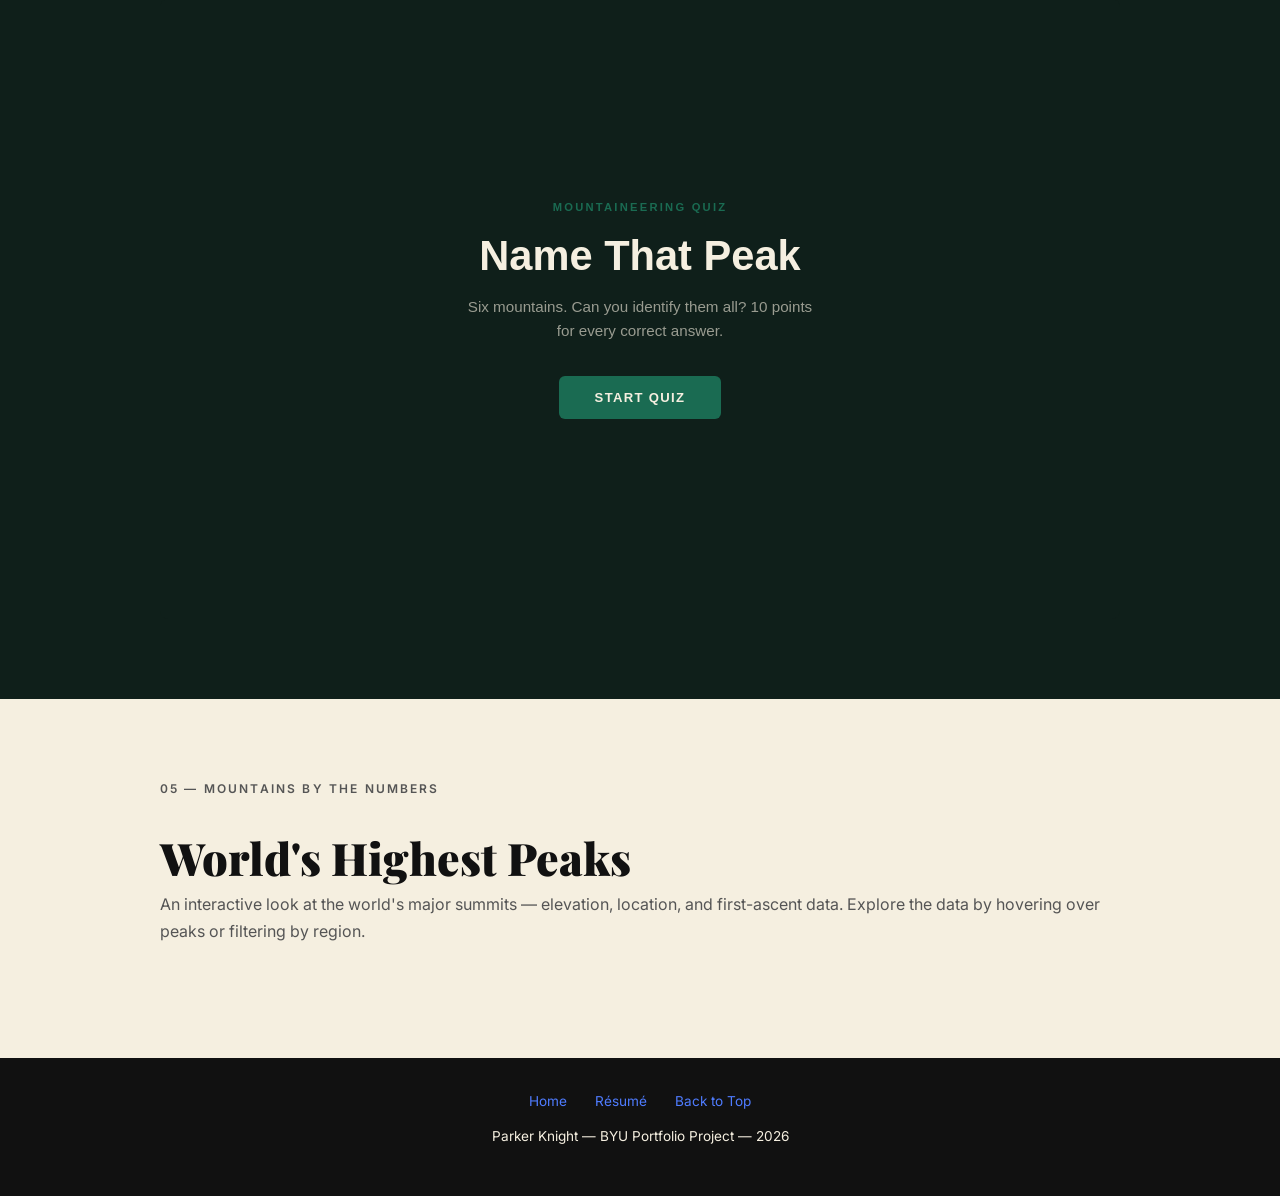
<file: scratch.html>
<!DOCTYPE html>
<html lang="en">
<head>
  <meta charset="UTF-8" />
  <meta name="viewport" content="width=device-width, initial-scale=1.0" />
  <title>Parker Knight — Mountaineer</title>
  <link rel="stylesheet" href="css/scratch.css" />
</head>
<body>

  <!-- =============================================
       HEADER / NAV
       ============================================= -->
  <header>
    <a href="index.html" class="site-title" style="text-decoration:none;">Parker Knight</a>
  </header>

  <!-- =============================================
       HERO
       ============================================= -->
  <div id="hero">
    <p class="hero-label">Passion Project — Mountaineering</p>
    <h1>Where the Air<br>Gets Thin</h1>
    <p class="hero-quote">
      "This year I organized an expedition to summit Kang Yatse 2 at 20,505 ft
      in the Indian Himalayas — in business and in the mountains, I thrive where
      grit and disciplined execution matter most."
    </p>
  </div>

  <!-- =============================================
       ABOUT
       ============================================= -->
  <div id="about">
    <p class="section-label">00 — About the Climber</p>
    <h2>The Mountains Are the Point</h2>
    <p>
      I've been drawn to big objectives since I was a kid. What started as day hikes in
      the Wasatch Range has grown into multi-day expeditions, technical snow routes, and
      high-altitude mountaineering in the Himalayas. Every summit is a different puzzle —
      route-finding, weather windows, physical limits — and I'm hooked on solving it.
    </p>
    <p>
      Utah gave me the foundation: Timpanogos, Lone Peak, Kings Peak. India gave me
      perspective. I'm working toward the Seven Summits and have no plans to stop.
    </p>
  </div>

  <!-- =============================================
       SUMMITS — nested list (teacher requirement)
       Outer: <ol> ordered list of mountains
       Inner: <ul> unordered detail list per peak
       ============================================= -->
  <div id="summits">
    <div class="inner">
      <p class="section-label">01 — Peaks Climbed</p>
      <h2>Peaks I've Stood On</h2>

      <ol>

        <!-- 1. Kang Yatse 2 -->
        <li>
          <div class="summit-entry">
            <span class="times-badge">Climbed 1×</span>
            <h3>Kang Yatse 2 — Ladakh, India</h3>
            <ul>
              <li><strong>Elevation:</strong> 6,250 m / 20,505 ft</li>
              <li><strong>Coordinates:</strong> 33.7833°N, 77.6333°E</li>
              <li><strong>Range:</strong> Himalaya / Zanskar, Indian Himalayas</li>
              <li><strong>Notes:</strong> Organized and led the full expedition; highest summit to date</li>
            </ul>
            <img src="images/kang-yatse.jpg" alt="Kang Yatse 2 summit, Ladakh India" />
          </div>
        </li>

        <!-- 2. Kings Peak -->
        <li>
          <div class="summit-entry">
            <span class="times-badge">Climbed 1×</span>
            <h3>Kings Peak — Uinta Mountains, Utah</h3>
            <ul>
              <li><strong>Elevation:</strong> 13,528 ft / 4,123 m</li>
              <li><strong>Coordinates:</strong> 40.7762°N, 110.3729°W</li>
              <li><strong>Range:</strong> Uinta Mountains, Utah</li>
              <li><strong>Notes:</strong> Highest point in Utah; approached via Henry's Fork trailhead</li>
            </ul>
            <img src="images/kings-peak.jpg" alt="Kings Peak, highest point in Utah" />
          </div>
        </li>

        <!-- 3. Mount Timpanogos -->
        <li>
          <div class="summit-entry">
            <span class="times-badge">Climbed 2×</span>
            <h3>Mount Timpanogos — Wasatch Range, Utah</h3>
            <ul>
              <li><strong>Elevation:</strong> 11,752 ft / 3,582 m</li>
              <li><strong>Coordinates:</strong> 40.3938°N, 111.6419°W</li>
              <li><strong>Range:</strong> Wasatch Range, Utah</li>
              <li><strong>Notes:</strong> Completed in full winter snow conditions both times</li>
            </ul>
            <img src="images/timpanogos.jpg" alt="Mount Timpanogos in winter snow" />
          </div>
        </li>

        <!-- 4. Lone Peak -->
        <li>
          <div class="summit-entry">
            <span class="times-badge">Climbed 2×</span>
            <h3>Lone Peak — Wasatch Range, Utah</h3>
            <ul>
              <li><strong>Elevation:</strong> 11,253 ft / 3,430 m</li>
              <li><strong>Coordinates:</strong> 40.5377°N, 111.7596°W</li>
              <li><strong>Range:</strong> Wasatch Range, Utah</li>
              <li><strong>Notes:</strong> Technical ridge approach; both ascents in snow</li>
            </ul>
            <img src="images/lone-peak.jpg" alt="Lone Peak summit in the Wasatch Range" />
          </div>
        </li>

        <!-- 5. Provo Peak -->
        <li>
          <div class="summit-entry">
            <span class="times-badge">Climbed 1×</span>
            <h3>Provo Peak — Wasatch Range, Utah</h3>
            <ul>
              <li><strong>Elevation:</strong> 11,068 ft / 3,374 m</li>
              <li><strong>Coordinates:</strong> 40.3318°N, 111.5841°W</li>
              <li><strong>Range:</strong> Wasatch Range, Utah</li>
              <li><strong>Notes:</strong> Ascended via Slide Canyon in winter conditions</li>
            </ul>
            <img src="images/provo-peak.jpg" alt="Provo Peak in the Wasatch Range" />
          </div>
        </li>

        <!-- 6. Loafer Peak -->
        <li>
          <div class="summit-entry">
            <span class="times-badge">Climbed 1×</span>
            <h3>Loafer Peak — Utah County, Utah</h3>
            <ul>
              <li><strong>Elevation:</strong> 10,687 ft / 3,257 m</li>
              <li><strong>Coordinates:</strong> 39.8635°N, 111.5732°W</li>
              <li><strong>Range:</strong> Wasatch Range, Utah</li>
              <li><strong>Notes:</strong> Southern Wasatch; excellent views of Utah Lake and the valley</li>
            </ul>
            <img src="images/loafer-peak.jpg" alt="Loafer Peak overlooking Utah Valley" />
          </div>
        </li>

      </ol>
    </div>
  </div>

  <!-- =============================================
       VIDEO SECTION — YouTube embed (teacher requirement)
       Note: YouTube embeds require internet; will not load on file:// localhost
       ============================================= -->
  <div id="video">
    <div class="inner">
      <p class="section-label">02 — On the Trail</p>
      <h2>Kang Yatse 2 Expedition</h2>
      <p>
        A look at what it takes to summit a 6,000-meter peak in the Indian Himalayas —
        the approach, the altitude, and the final push to the top.
      </p>
      <div class="video-wrapper">
        <iframe
          src="https://www.youtube.com/embed/aFkC7Cd9-IE"
          title="Kang Yatse 2 mountaineering expedition"
          frameborder="0"
          allow="accelerometer; autoplay; clipboard-write; encrypted-media; gyroscope; picture-in-picture; web-share"
          allowfullscreen>
        </iframe>
      </div>
    </div>
  </div>

  <!-- =============================================
       FUTURE PLANS
       ============================================= -->
  <div id="plans">
    <div class="inner">
      <p class="section-label">03 — What's Next</p>
      <h2>Next Summits</h2>

      <div class="plan-grid">

        <div class="plan-card">
          <p class="plan-date">May 2026</p>
          <h3>Mount Rainier</h3>
          <ul>
            <li>Elevation: 14,411 ft / 4,392 m</li>
            <li>Coordinates: 46.8523°N, 121.7603°W</li>
            <li>Location: Cascade Range, Washington</li>
            <li>Route: Disappointment Cleaver</li>
          </ul>
          <img src="images/rainier-placeholder.jpg" alt="Mount Rainier, Washington" />
        </div>

        <div class="plan-card">
          <p class="plan-date">May 2026</p>
          <h3>Mount Hood</h3>
          <ul>
            <li>Elevation: 11,249 ft / 3,429 m</li>
            <li>Coordinates: 45.3735°N, 121.6960°W</li>
            <li>Location: Cascade Range, Oregon</li>
            <li>Route: South Side / Hogsback</li>
          </ul>
          <img src="images/hood-placeholder.jpg" alt="Mount Hood, Oregon" />
        </div>

        <div class="plan-card">
          <p class="plan-date">January 2027</p>
          <h3>Aconcagua</h3>
          <ul>
            <li>Elevation: 22,838 ft / 6,961 m</li>
            <li>Coordinates: 32.6532°S, 70.0109°W</li>
            <li>Location: Andes, Argentina</li>
            <li>Notes: Highest peak in the Western Hemisphere</li>
          </ul>
          <img src="images/aconcagua-placeholder.jpg" alt="Aconcagua, Argentina" />
        </div>

      </div>
    </div>
  </div>

  <!-- =============================================
       QUIZ — Mountain identification game
       ============================================= -->
  <div id="quiz">
    <div class="inner">
      <p class="section-label">04 — Test Your Knowledge</p>
      <h2>Name That Peak</h2>
      <p>Think you know these mountains? Identify each one from the photo.</p>
      <iframe
        src="game.html"
        title="Mountain identification quiz"
        width="100%"
        height="620"
        style="border:none; border-radius:8px; display:block; margin-top:1.5rem;"
        loading="lazy">
      </iframe>
    </div>
  </div>

  <!-- =============================================
       TABLEAU EMBED — live interactive visualization
       Find a viz at public.tableau.com, click Share > Embed Code,
       then replace the placeholder block below with the full embed code.
       ============================================= -->
  <div id="tableau">
    <div class="inner">
      <p class="section-label">05 — Mountains by the Numbers</p>
      <h2>World's Highest Peaks</h2>
      <p>
        An interactive look at the world's major summits — elevation, location, and first-ascent data.
        Explore the data by hovering over peaks or filtering by region.
      </p>
      <div class="tableau-wrapper">
        <div class='tableauPlaceholder' id='viz1776286090383' style='position: relative'><noscript><a href='#'><img alt='Hpbh template ' src='https:&#47;&#47;public.tableau.com&#47;static&#47;images&#47;Hi&#47;HighestPeaksbyHimal&#47;Hpbhtemplate&#47;1_rss.png' style='border: none' /></a></noscript><object class='tableauViz'  style='display:none;'><param name='host_url' value='https%3A%2F%2Fpublic.tableau.com%2F' /> <param name='embed_code_version' value='3' /> <param name='site_root' value='' /><param name='name' value='HighestPeaksbyHimal&#47;Hpbhtemplate' /><param name='tabs' value='no' /><param name='toolbar' value='yes' /><param name='static_image' value='https:&#47;&#47;public.tableau.com&#47;static&#47;images&#47;Hi&#47;HighestPeaksbyHimal&#47;Hpbhtemplate&#47;1.png' /> <param name='animate_transition' value='yes' /><param name='display_static_image' value='yes' /><param name='display_spinner' value='yes' /><param name='display_overlay' value='yes' /><param name='display_count' value='yes' /><param name='language' value='en-US' /></object></div><script type='text/javascript'>var divElement = document.getElementById('viz1776286090383'); var vizElement = divElement.getElementsByTagName('object')[0]; if ( divElement.offsetWidth > 800 ) { vizElement.style.width='1000px';vizElement.style.height='827px';} else if ( divElement.offsetWidth > 500 ) { vizElement.style.width='1000px';vizElement.style.height='827px';} else { vizElement.style.width='100%';vizElement.style.height='727px';} var scriptElement = document.createElement('script'); scriptElement.src = 'https://public.tableau.com/javascripts/api/viz_v1.js'; vizElement.parentNode.insertBefore(scriptElement, vizElement);</script>
      </div>
    </div>
  </div>

  <!-- =============================================
       FOOTER
       ============================================= -->
  <footer>
    <div class="footer-nav">
      <a href="index.html">Home</a>
      <a href="resume.html">Résumé</a>
      <a href="#hero">Back to Top</a>
    </div>
    <p>Parker Knight &mdash; BYU Portfolio Project &mdash; 2026</p>
  </footer>

</body>
</html>
</file>
<file: css/scratch.css>
/* =============================================
   Parker Knight — Mountaineering Scratch Page
   Custom stylesheet (no Bootstrap)
   ============================================= */

@import url('https://fonts.googleapis.com/css2?family=Playfair+Display:wght@700;900&family=Inter:wght@400;500;600&display=swap');

/* ---- Reset & Base ---- */
*, *::before, *::after {
  box-sizing: border-box;
  margin: 0;
  padding: 0;
}

body {
  background-color: #F5EFE0;
  font-family: 'Inter', sans-serif;
  font-weight: 400;
  color: #111111;
  line-height: 1.7;
}

h1, h2, h3, h4 {
  font-family: 'Playfair Display', serif;
  font-weight: 900;
  color: #111111;
  line-height: 1.15;
}

h1 { font-size: clamp(2.5rem, 8vw, 5rem); }
h2 { font-size: clamp(1.8rem, 4vw, 2.8rem); margin-bottom: 1rem; }
h3 { font-size: 1.4rem; margin-bottom: 0.4rem; }

p { margin-bottom: 1rem; }

a {
  color: #4F7CFF;
  text-decoration: none;
}

a:hover {
  text-decoration: underline;
}

/* ---- Header / Nav ---- */
header {
  display: flex;
  justify-content: space-between;
  align-items: center;
  background-color: #111111;
  color: #F5EFE0;
  padding: 16px 40px;
  position: sticky;
  top: 0;
  z-index: 100;
}

header .site-title {
  font-family: 'Playfair Display', serif;
  font-weight: 900;
  font-size: 1.1rem;
  color: #F5EFE0;
  letter-spacing: 0.02em;
}

header nav {
  display: flex;
  flex-wrap: wrap;
  gap: 8px 24px;
}

header nav a {
  color: #F5EFE0;
  font-family: 'Inter', sans-serif;
  font-size: 0.85rem;
  font-weight: 500;
  text-decoration: none;
  letter-spacing: 0.05em;
  text-transform: uppercase;
  transition: color 0.2s;
}

header nav a:hover {
  color: #4F7CFF;
  text-decoration: none;
}

header nav a.accent {
  color: #4F7CFF;
}

/* ---- Hero Section ---- */
#hero {
  background-color: #111111;
  color: #F5EFE0;
  padding: 100px 40px 80px;
  text-align: center;
}

#hero h1 {
  color: #F5EFE0;
  margin-bottom: 1.2rem;
}

#hero .hero-label {
  font-family: 'Inter', sans-serif;
  font-size: 0.8rem;
  font-weight: 600;
  letter-spacing: 0.15em;
  text-transform: uppercase;
  color: #4F7CFF;
  margin-bottom: 1.5rem;
}

#hero .hero-quote {
  font-family: 'Playfair Display', serif;
  font-size: clamp(1rem, 2.5vw, 1.4rem);
  font-weight: 700;
  color: #cccccc;
  max-width: 680px;
  margin: 0 auto;
  font-style: italic;
}

/* ---- Section Shared ---- */
.section {
  padding: 80px 40px;
  max-width: 960px;
  margin: 0 auto;
}

.section-label {
  font-family: 'Inter', sans-serif;
  font-size: 0.75rem;
  font-weight: 600;
  letter-spacing: 0.18em;
  text-transform: uppercase;
  color: #888888;
  margin-bottom: 0.5rem;
}

/* ---- About Section ---- */
#about {
  padding: 80px 40px;
  max-width: 960px;
  margin: 0 auto;
  border-bottom: 1px solid #ddd5c4;
}

#about p {
  font-size: 1.1rem;
  max-width: 720px;
  color: #333333;
}

/* ---- Summits Section ---- */
#summits {
  padding: 80px 40px;
  background-color: #F5EFE0;
}

#summits > .inner {
  max-width: 960px;
  margin: 0 auto;
}

/* Ordered list of mountains */
#summits ol {
  list-style: none;
  counter-reset: summit-counter;
  padding: 0;
  margin-top: 2rem;
}

#summits ol > li {
  counter-increment: summit-counter;
  margin-bottom: 3rem;
}

/* Each mountain card */
.summit-entry {
  border-left: 4px solid #4F7CFF;
  padding-left: 20px;
  position: relative;
}

.summit-entry::before {
  content: counter(summit-counter, decimal-leading-zero);
  font-family: 'Inter', sans-serif;
  font-weight: 600;
  font-size: 0.75rem;
  letter-spacing: 0.1em;
  color: #4F7CFF;
  display: block;
  margin-bottom: 4px;
}

.summit-entry h3 {
  font-size: 1.5rem;
  margin-bottom: 0.6rem;
}

/* Unordered detail list inside each ordered mountain */
.summit-entry ul {
  list-style: disc;
  padding-left: 1.2rem;
  margin-bottom: 1rem;
  color: #444444;
  font-size: 0.95rem;
}

.summit-entry ul li {
  margin-bottom: 0.25rem;
}

/* Mountain photo */
.summit-entry img {
  display: block;
  width: 100%;
  max-width: 420px;
  height: 260px;
  object-fit: cover;
  border-radius: 4px;
  margin-top: 14px;
  background-color: #ddd5c4;
}

.times-badge {
  display: inline-block;
  background-color: #111111;
  color: #F5EFE0;
  font-family: 'Inter', sans-serif;
  font-size: 0.72rem;
  font-weight: 600;
  letter-spacing: 0.08em;
  text-transform: uppercase;
  padding: 3px 10px;
  border-radius: 2px;
  margin-bottom: 8px;
}

/* ---- Video Section ---- */
#video {
  background-color: #ffffff;
  text-align: center;
  padding: 80px 40px;
}

#video .inner {
  max-width: 840px;
  margin: 0 auto;
}

#video h2 {
  margin-bottom: 0.5rem;
}

#video p {
  color: #555555;
  margin-bottom: 2rem;
}

.video-wrapper {
  position: relative;
  padding-bottom: 56.25%; /* 16:9 */
  height: 0;
  overflow: hidden;
  border-radius: 6px;
}

.video-wrapper iframe {
  position: absolute;
  top: 0;
  left: 0;
  width: 100%;
  height: 100%;
  border: 0;
}

/* ---- Plans Section ---- */
#plans {
  background-color: #1A1A2E;
  color: #F5EFE0;
  padding: 80px 40px;
}

#plans .inner {
  max-width: 960px;
  margin: 0 auto;
}

#plans h2 {
  color: #F5EFE0;
  margin-bottom: 0.5rem;
}

#plans .section-label {
  color: #4F7CFF;
}

#plans .plan-grid {
  display: flex;
  flex-wrap: wrap;
  gap: 24px;
  margin-top: 2.5rem;
}

.plan-card {
  flex: 1 1 260px;
  border: 1px solid rgba(255,255,255,0.12);
  border-radius: 6px;
  padding: 24px;
  background-color: rgba(255,255,255,0.04);
}

.plan-card .plan-date {
  font-family: 'Inter', sans-serif;
  font-size: 0.72rem;
  font-weight: 600;
  letter-spacing: 0.15em;
  text-transform: uppercase;
  color: #4F7CFF;
  margin-bottom: 8px;
}

.plan-card h3 {
  color: #F5EFE0;
  font-size: 1.25rem;
  margin-bottom: 6px;
}

.plan-card ul {
  list-style: none;
  padding: 0;
  font-size: 0.9rem;
  color: #aaaaaa;
}

.plan-card ul li {
  margin-bottom: 4px;
}

.plan-card img {
  display: block;
  width: 100%;
  height: 180px;
  object-fit: cover;
  border-radius: 4px;
  margin-top: 14px;
  background-color: #2a2a3e;
}

/* ---- Quiz Section ---- */
#quiz {
  padding: 80px 40px;
  background-color: #0f1f1a;
}

#quiz .inner {
  max-width: 960px;
  margin: 0 auto;
}

#quiz h2 {
  color: #F5EFE0;
  margin-bottom: 0.5rem;
}

#quiz p {
  color: rgba(245,239,224,0.6);
  margin-bottom: 0;
}

#quiz .section-label {
  color: #1A6B52;
}

/* ---- Tableau Section ---- */
#tableau {
  padding: 80px 40px;
  background-color: #F5EFE0;
}

#tableau .inner {
  max-width: 960px;
  margin: 0 auto;
}

#tableau h2 {
  margin-bottom: 0.5rem;
}

#tableau p {
  color: #555555;
  margin-bottom: 2rem;
}

.tableau-wrapper {
  width: 100%;
  overflow-x: auto;
}

/* ---- Footer ---- */
footer {
  background-color: #111111;
  color: #F5EFE0;
  text-align: center;
  padding: 32px 40px;
  font-family: 'Inter', sans-serif;
  font-size: 0.85rem;
}

footer a {
  color: #4F7CFF;
  margin: 0 12px;
}

footer a:hover {
  color: #ffffff;
}

footer .footer-nav {
  margin-bottom: 12px;
}

/* ---- Responsive ---- */
@media (max-width: 640px) {
  header {
    flex-direction: column;
    align-items: flex-start;
    gap: 12px;
    padding: 16px 20px;
  }

  #hero { padding: 60px 20px 50px; }
  #about { padding: 50px 20px; }
  #summits { padding: 50px 20px; }
  #video { padding: 50px 20px; }
  #plans { padding: 50px 20px; }
  #tableau { padding: 50px 20px; }

  .summit-entry img { max-width: 100%; }
}
</file>
